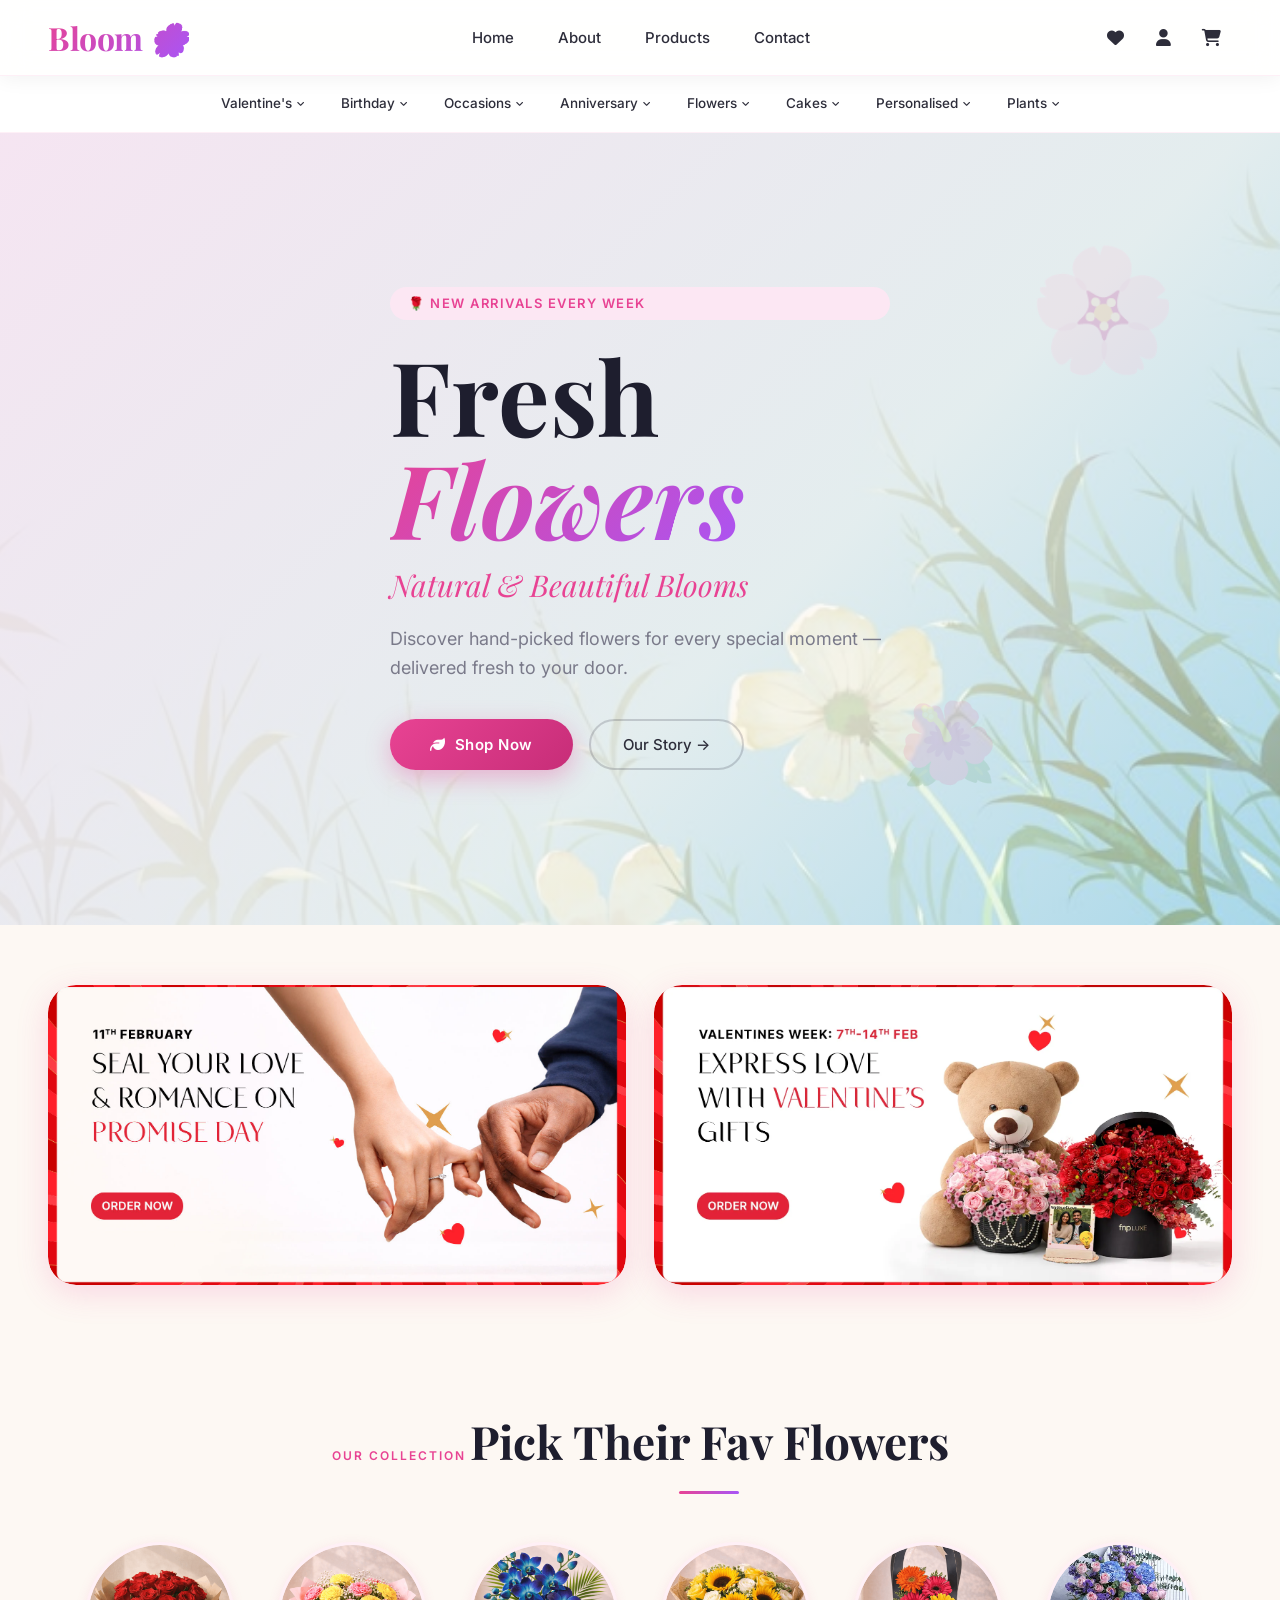
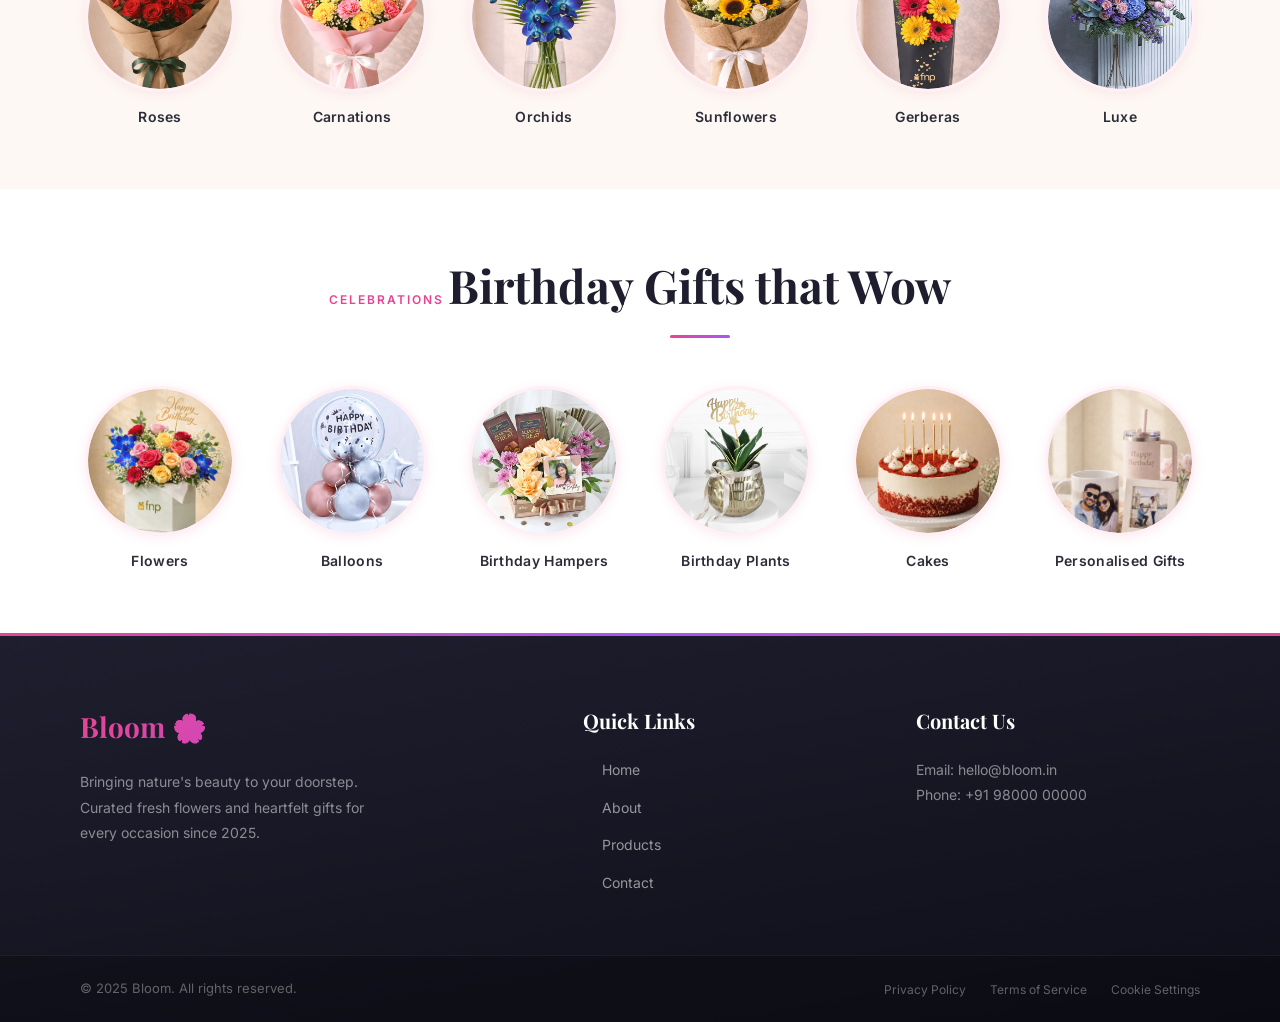
<file: html/index.html>
<!DOCTYPE html>
<html lang="en">

<head>
    <meta charset="UTF-8">
    <meta name="viewport" content="width=device-width, initial-scale=1.0">
    <meta name="description" content="Bloom — Hand-picked fresh flowers for every special moment. Shop roses, orchids, sunflowers and more with same-day delivery.">
    <link rel="preconnect" href="https://fonts.googleapis.com">
    <link rel="preconnect" href="https://fonts.gstatic.com" crossorigin>
    <link rel="stylesheet" href="https://fonts.googleapis.com/css2?family=Playfair+Display:ital,wght@0,400;0,600;0,700;1,400&family=Inter:wght@300;400;500;600&display=swap">
    <link rel="stylesheet" href="https://cdnjs.cloudflare.com/ajax/libs/font-awesome/6.5.0/css/all.min.css">
    <title>Bloom — Fresh Flowers & Gifts</title>
    <link rel="stylesheet" href="/css/style.css">
</head>

<body>
    <header>
        <!-- ---- Top Navbar ---- -->
        <div class="nav-bar">
            <div class="nav-logo">
                <div class="logo">Bloom <span>🌸</span></div>
            </div>
            <div class="nav-links">
                <ul>
                    <li><a href="index.html">Home</a></li>
                    <li><a href="about.html">About</a></li>
                    <li><a href="product.html">Products</a></li>
                    <li><a href="contact.html">Contact</a></li>
                </ul>
            </div>
            <div class="icons">
                <a href="#" id="wishlist-icon" aria-label="Wishlist"><i class="fa-solid fa-heart"></i></a>
                <a href="sign-in.html" id="user-icon" aria-label="Account"><i class="fa-solid fa-user"></i></a>
                <a href="cart.html" id="cart-icon" aria-label="Cart">
                    <i class="fa-solid fa-cart-shopping"></i>
                    <span class="cart-count" id="cart-badge">0</span>
                </a>
            </div>
        </div>

        <!-- ---- Category Dropdown Bar ---- -->
        <nav class="category-bar" aria-label="Category navigation">
            <ul class="cat-links">
                <li class="cat-dropdown">
                    <a href="#">Valentine's <i class="fa-solid fa-angle-down"></i></a>
                    <ul class="cat-menu">
                        <li><a href="#">Valentine Roses</a></li>
                        <li><a href="#">Heart Cakes</a></li>
                        <li><a href="#">Personalized Gifts</a></li>
                    </ul>
                </li>
                <li class="cat-dropdown">
                    <a href="#">Birthday <i class="fa-solid fa-angle-down"></i></a>
                    <ul class="cat-menu">
                        <li><a href="#">For Kids</a></li>
                        <li><a href="#">For Parents</a></li>
                        <li><a href="#">Birthday Cakes</a></li>
                    </ul>
                </li>
                <li class="cat-dropdown">
                    <a href="#">Occasions <i class="fa-solid fa-angle-down"></i></a>
                    <ul class="cat-menu">
                        <li><a href="#">Wedding</a></li>
                        <li><a href="#">Retirement</a></li>
                        <li><a href="#">Farewell</a></li>
                    </ul>
                </li>
                <li class="cat-dropdown">
                    <a href="#">Anniversary <i class="fa-solid fa-angle-down"></i></a>
                    <ul class="cat-menu">
                        <li><a href="#">Candles</a></li>
                        <li><a href="#">Gift Hampers</a></li>
                        <li><a href="#">Anniversary Cakes</a></li>
                    </ul>
                </li>
                <li class="cat-dropdown">
                    <a href="#">Flowers <i class="fa-solid fa-angle-down"></i></a>
                    <ul class="cat-menu">
                        <li><a href="#">For Valentine Day</a></li>
                        <li><a href="#">For Occasions</a></li>
                        <li><a href="#">For Retirement</a></li>
                    </ul>
                </li>
                <li class="cat-dropdown">
                    <a href="#">Cakes <i class="fa-solid fa-angle-down"></i></a>
                    <ul class="cat-menu">
                        <li><a href="#">Kids Birthday Design</a></li>
                        <li><a href="#">Customised Cakes</a></li>
                        <li><a href="#">Birthday Cakes</a></li>
                    </ul>
                </li>
                <li class="cat-dropdown">
                    <a href="#">Personalised <i class="fa-solid fa-angle-down"></i></a>
                    <ul class="cat-menu">
                        <li><a href="#">Home Decoration</a></li>
                        <li><a href="#">3D Birthday Cake</a></li>
                        <li><a href="#">Anime Cakes</a></li>
                    </ul>
                </li>
                <li class="cat-dropdown">
                    <a href="#">Plants <i class="fa-solid fa-angle-down"></i></a>
                    <ul class="cat-menu">
                        <li><a href="#">Bouquet Customize</a></li>
                        <li><a href="#">Home Plants</a></li>
                        <li><a href="#">Indoor Planters</a></li>
                        <li><a href="#">Rare Planters</a></li>
                    </ul>
                </li>
            </ul>
        </nav>
    </header>

    <!-- ---- Hero Section ---- -->
    <section class="hero" id="hero">
        <div class="container">
            <div class="hero-eyebrow">🌹 New arrivals every week</div>
            <h1>Fresh<br><em>Flowers</em></h1>
            <h2>Natural &amp; Beautiful Blooms</h2>
            <p>Discover hand-picked flowers for every special moment — delivered fresh to your door.</p>
            <div class="btn-hero">
                <button class="ripple-btn" id="shop-now-btn">
                    <a href="product.html"><i class="fa-solid fa-leaf"></i> &nbsp;Shop Now</a>
                </button>
                <button class="btn-ghost" id="explore-btn">
                    <a href="about.html">Our Story →</a>
                </button>
            </div>
        </div>
    </section>

    <!-- ---- Promo Banners ---- -->
    <section class="hero-banner" aria-label="Promotional banners">
        <div class="banner-grid">
            <div class="banner-card">
                <img src="/image/index/02_banner/Promise_Day_Desk.jpg" alt="Promise Day Special Collection">
            </div>
        </div>
        <div class="banner-grid">
            <div class="banner-card">
                <img src="/image/index/02_banner/valentines-day-desk-02-02-2026.webp" alt="Valentine's Day Collection">
            </div>
        </div>
    </section>

    <!-- ---- Pick a Flower ---- -->
    <section class="flower-picker" id="flower-picker">
        <div class="section-header">
            <span class="section-eyebrow">Our Collection</span>
            <h2 class="section-title-1">Pick Their Fav Flowers</h2>
        </div>
        <div class="flower-grid">
            <div class="flower-card" id="flower-roses">
                <div class="image-container">
                    <img src="/image/index/row-1/roses-30-01-2026.png" alt="Roses">
                </div>
                <p class="flower-name">Roses</p>
            </div>
            <div class="flower-card" id="flower-carnations">
                <div class="image-container">
                    <img src="/image/index/row-1/carnations-30-01-2026.png" alt="Carnations">
                </div>
                <p class="flower-name">Carnations</p>
            </div>
            <div class="flower-card" id="flower-orchids">
                <div class="image-container">
                    <img src="/image/index/row-1/orchids_latest.png" alt="Orchids">
                </div>
                <p class="flower-name">Orchids</p>
            </div>
            <div class="flower-card" id="flower-sunflowers">
                <div class="image-container">
                    <img src="/image/index/row-1/sunflowers-30-01-2026.png" alt="Sunflowers">
                </div>
                <p class="flower-name">Sunflowers</p>
            </div>
            <div class="flower-card" id="flower-gerberas">
                <div class="image-container">
                    <img src="/image/index/row-1/gerberas-30-01-2026.png" alt="Gerberas">
                </div>
                <p class="flower-name">Gerberas</p>
            </div>
            <div class="flower-card" id="flower-luxe">
                <div class="image-container">
                    <img src="/image/index/row-1/Flowers_Luxe_Desk_170125.webp" alt="Luxe Collection">
                </div>
                <p class="flower-name">Luxe</p>
            </div>
        </div>
    </section>

    <!-- ---- Birthday Gifts ---- -->
    <section class="flower-picker" id="birthday-gifts">
        <div class="section-header">
            <span class="section-eyebrow">Celebrations</span>
            <h2 class="section-title-2">Birthday Gifts that Wow</h2>
        </div>
        <div class="flower-grid">
            <div class="flower-card" id="gift-flowers">
                <div class="image-container">
                    <img src="/image/index/row-2/flowers.jpg" alt="Flowers">
                </div>
                <p class="flower-name">Flowers</p>
            </div>
            <div class="flower-card" id="gift-balloons">
                <div class="image-container">
                    <img src="/image/index/row-2/Balloons.jpg" alt="Balloons">
                </div>
                <p class="flower-name">Balloons</p>
            </div>
            <div class="flower-card" id="gift-hampers">
                <div class="image-container">
                    <img src="/image/index/row-2/Birthday-Hampers.jpg" alt="Birthday Hampers">
                </div>
                <p class="flower-name">Birthday Hampers</p>
            </div>
            <div class="flower-card" id="gift-plants">
                <div class="image-container">
                    <img src="/image/index/row-2/Birthday-Plants.jpg" alt="Birthday Plants">
                </div>
                <p class="flower-name">Birthday Plants</p>
            </div>
            <div class="flower-card" id="gift-cakes">
                <div class="image-container">
                    <img src="/image/index/row-2/cakes.jpg" alt="Cakes">
                </div>
                <p class="flower-name">Cakes</p>
            </div>
            <div class="flower-card" id="gift-personalised">
                <div class="image-container">
                    <img src="/image/index/row-2/personalized.webp" alt="Personalised Gifts">
                </div>
                <p class="flower-name">Personalised Gifts</p>
            </div>
        </div>
    </section>

    <!-- ---- Footer ---- -->
    <footer class="site-footer">
        <div class="footer-content">
            <div class="footer-section about">
                <h3>Bloom 🌸</h3>
                <p>Bringing nature's beauty to your doorstep. Curated fresh flowers and heartfelt gifts for every occasion since 2025.</p>
            </div>
            <div class="footer-section links">
                <h3>Quick Links</h3>
                <ul>
                    <li><a href="index.html">Home</a></li>
                    <li><a href="about.html">About</a></li>
                    <li><a href="product.html">Products</a></li>
                    <li><a href="contact.html">Contact</a></li>
                </ul>
            </div>
            <div class="footer-section contact">
                <h3>Contact Us</h3>
                <p>Email: hello@bloom.in</p>
                <p>Phone: +91 98000 00000</p>
            </div>
        </div>
        <div class="footer-bottom">
            <p>&copy; 2025 Bloom. All rights reserved.</p>
            <ul class="policy-links">
                <li><a href="#">Privacy Policy</a></li>
                <li><a href="#">Terms of Service</a></li>
                <li><a href="#">Cookie Settings</a></li>
            </ul>
        </div>
    </footer>

    <script src="/js/bloom-cart.js"></script>
</body>

</html>
</file>
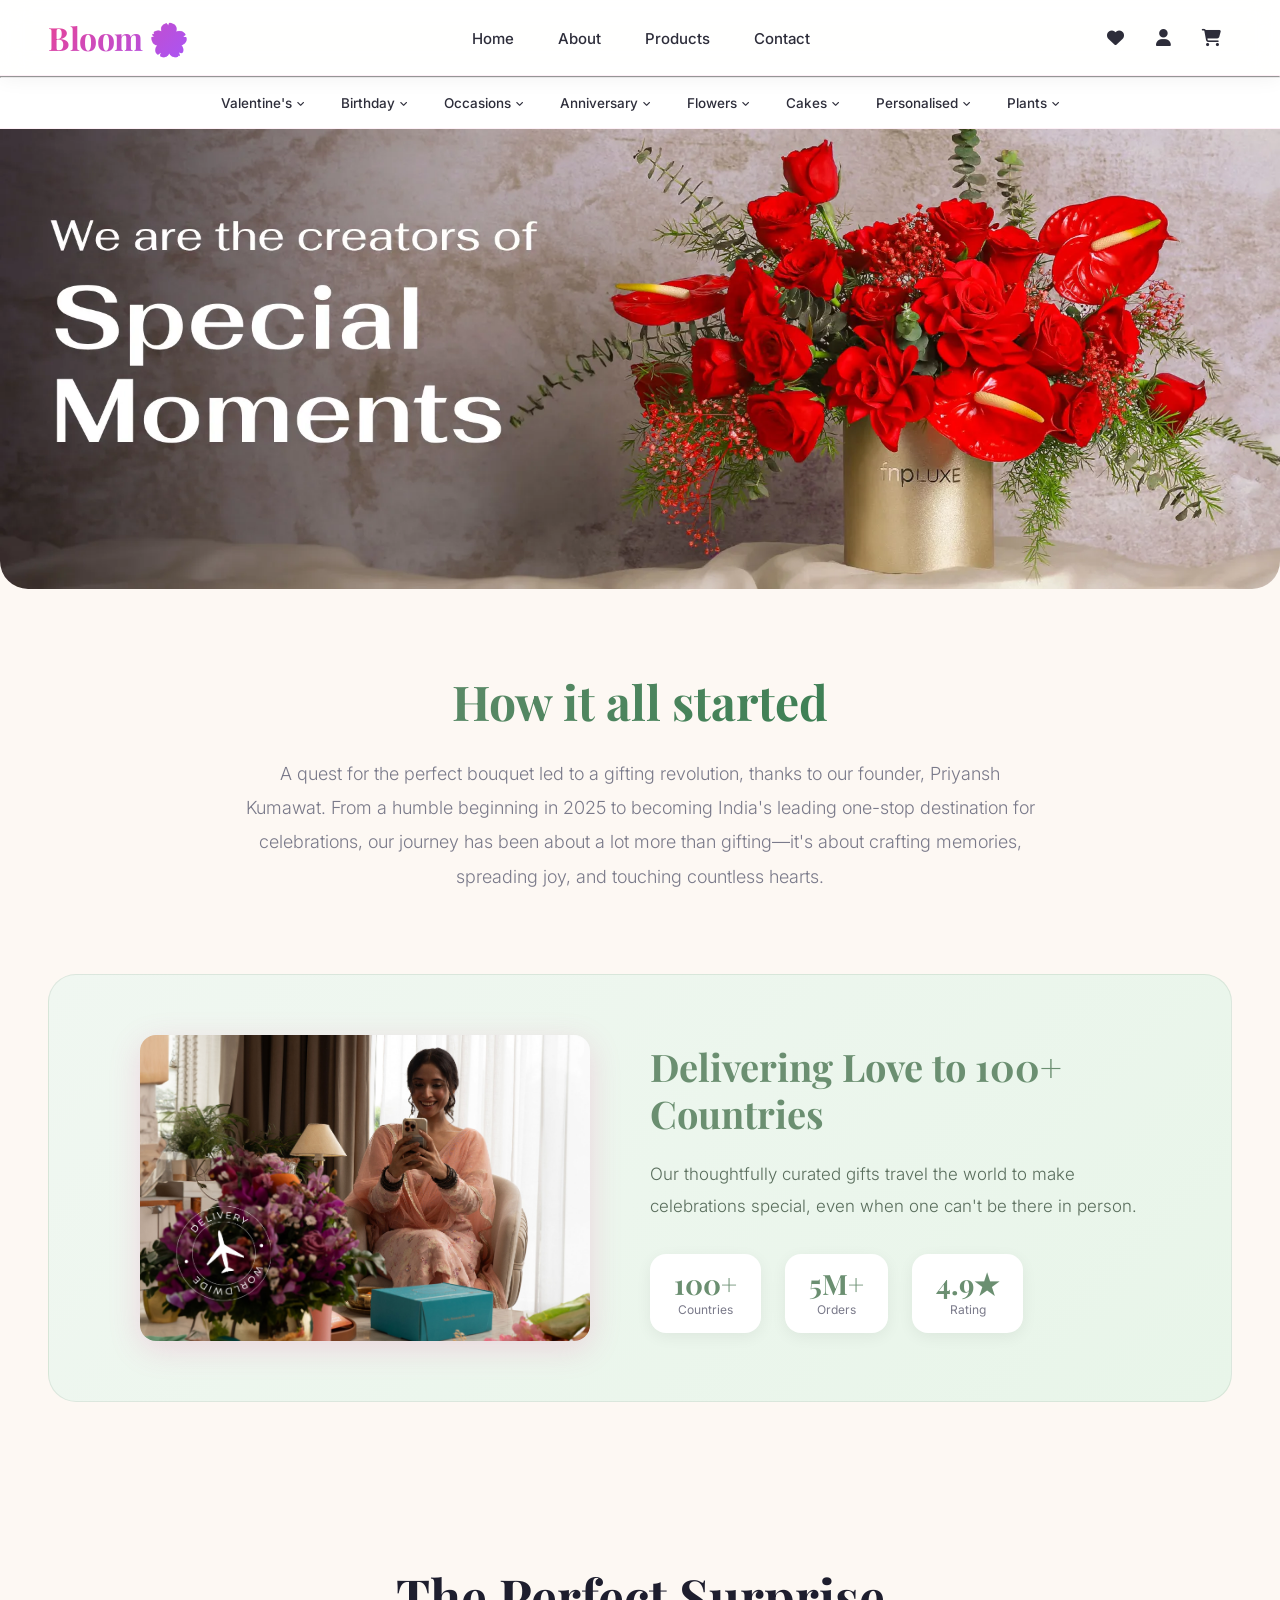
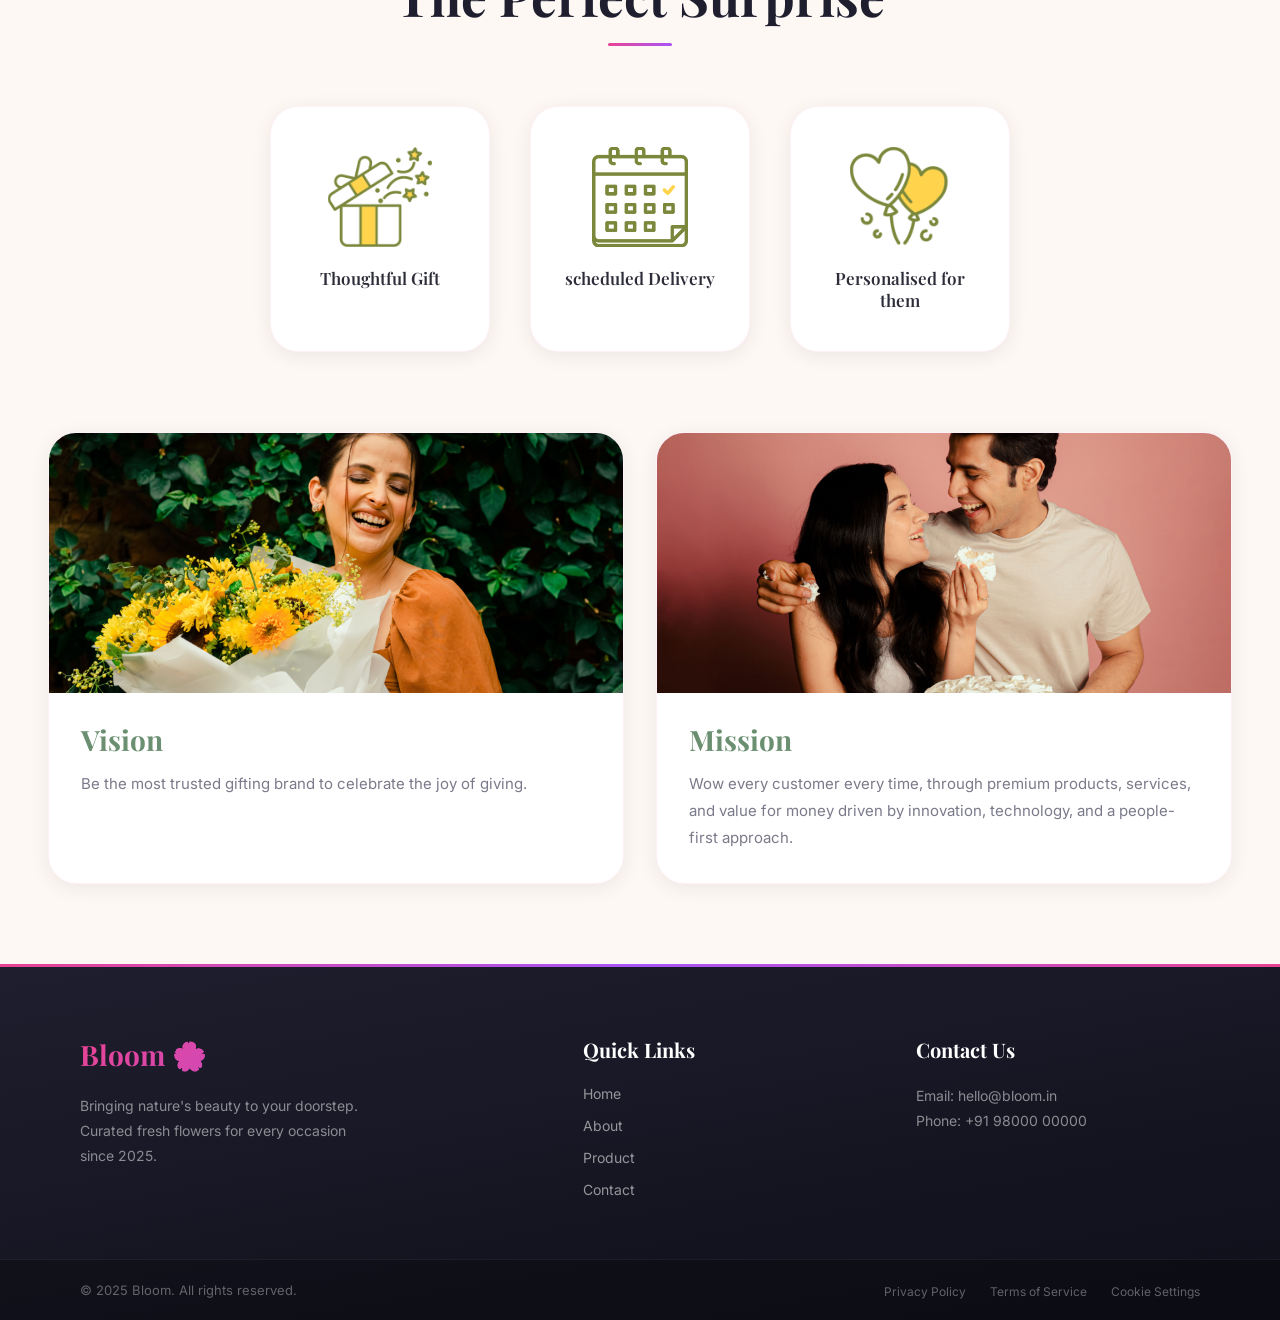
<file: html/about.html>
<!DOCTYPE html>
<html lang="en">

<head>
    <meta charset="UTF-8">
    <meta name="viewport" content="width=device-width, initial-scale=1.0">
    <meta name="description" content="About Bloom — Our story, mission, and vision. India's premium flower and gift delivery service.">
    <link rel="preconnect" href="https://fonts.googleapis.com">
    <link rel="preconnect" href="https://fonts.gstatic.com" crossorigin>
    <link rel="stylesheet" href="https://fonts.googleapis.com/css2?family=Playfair+Display:ital,wght@0,400;0,600;0,700;1,400&family=Inter:wght@300;400;500;600&display=swap">
    <link rel="stylesheet" href="https://cdnjs.cloudflare.com/ajax/libs/font-awesome/6.5.0/css/all.min.css">
    <title>About Us — Bloom</title>
    <link rel="stylesheet" href="/css/about.css">
</head>

<body>
    <header>
        <!-- ----------------menu-1------------->
        <div class="nav-bar">
            <div class="nav-logo">
                <div class="logo">Bloom 🌸</div>
            </div>
            <div class="nav-links">
                <ul>
                    <li><a href="index.html">Home</a></li>
                    <li><a href="about.html">About</a></li>
                    <li><a href="product.html">Products</a></li>
                    <li><a href="contact.html">Contact</a></li>
                </ul>
            </div>
            <div class="icons">
                <a href="#" id="wishlist-icon" aria-label="Wishlist"><i class="fa-solid fa-heart"></i></a>
                <a href="sign-in.html" id="user-icon" aria-label="Account"><i class="fa-solid fa-user"></i></a>
                <a href="cart.html" id="cart-icon" aria-label="Cart">
                    <i class="fa-solid fa-cart-shopping"></i>
                    <span class="cart-count" id="cart-badge">0</span>
                </a>
            </div>
        </div>
        <hr>
        <!-- ---------------Dropdrown-menu------>
        <nav class="category-bar">

            <ul class="cat-links">

                <li class="cat-dropdown">
                    <a href="#">Valentine's <i class="fa-solid fa-angle-down"></i></a>
                    <ul class="cat-menu">
                        <li><a href="#">Valentine Roses</a></li>
                        <li><a href="#">Heart Cakes</a></li>
                        <li><a href="#">Personalized Gifts</a></li>
                    </ul>
                </li>

                <li class="cat-dropdown">
                    <a href="#">Birthday <i class="fa-solid fa-angle-down"></i></a>
                    <ul class="cat-menu">
                        <li><a href="#">For Kids</a></li>
                        <li><a href="#">For Parents</a></li>
                        <li><a href="#">Birthday Cakes</a></li>
                    </ul>
                </li>

                <li class="cat-dropdown">
                    <a href="#">Occasions <i class="fa-solid fa-angle-down"></i></a>
                    <ul class="cat-menu">
                        <li><a href="#">Weeding</a></li>
                        <li><a href="#">For Parents</a></li>
                        <li><a href="#">Birthday Cakes</a></li>
                    </ul>
                </li>

                <li class="cat-dropdown">
                    <a href="#">Anniversary <i class="fa-solid fa-angle-down"></i></a>
                    <ul class="cat-menu">
                        <li><a href="#">For Kids</a></li>
                        <li><a href="#">For Parents</a></li>
                        <li><a href="#">Birthday Cakes</a></li>
                    </ul>
                </li>

                <li class="cat-dropdown">
                    <a href="#">Flowers<i class="fa-solid fa-angle-down"></i></a>
                    <ul class="cat-menu">
                        <li><a href="#">For Kids</a></li>
                        <li><a href="#">For Parents</a></li>
                        <li><a href="#">Birthday Cakes</a></li>
                    </ul>
                </li>

                <li class="cat-dropdown">
                    <a href="#">Cakes <i class="fa-solid fa-angle-down"></i></a>
                    <ul class="cat-menu">
                        <li><a href="#">For Kids</a></li>
                        <li><a href="#">For Parents</a></li>
                        <li><a href="#">Birthday Cakes</a></li>
                    </ul>
                </li>

                <li class="cat-dropdown">
                    <a href="#">Personalised<i class="fa-solid fa-angle-down"></i></a>
                    <ul class="cat-menu">
                        <li><a href="#">For Kids</a></li>
                        <li><a href="#">For Parents</a></li>
                        <li><a href="#">Birthday Cakes</a></li>
                    </ul>
                </li>

                <li class="cat-dropdown">
                    <a href="#">Plants <i class="fa-solid fa-angle-down"></i></a>
                    <ul class="cat-menu">
                        <li><a href="#">For Kids</a></li>
                        <li><a href="#">For Parents</a></li>
                        <li><a href="#">Birthday Cakes</a></li>
                    </ul>
                </li>
            </ul>
        </nav>
    </header>
    <!-- -------------------------main---------->
    <main id="main-about">
        <!-- ------------------hero-bannerimg----------------->
        <img class="hero-bannerImg" src="/image/about/Desktop_B.webp" alt="Main-Banner">
        <!-- ------------------Section-2------------------- -->
        <div class="sec" id="section-2">
            <h1 class="main-heading1">How it all started</h1>
            <p class="main-para1">
                A quest for the perfect bouquet led to a gifting revolution, thanks to our founder, Priyansh Kumawat.
                From a humble beginning in 2025 to becoming India's leading one-stop destination for celebrations, our
                journey has been about a lot more than gifting—it's about crafting memories, spreading joy, and touching
                countless hearts.
            </p>
        </div>
        <!-- ------------------Section-3------------------- -->
        <div class="sec" id="section-3">
            <div class="section-3-1">
                <img src="/image/about/Delivering_Love.png" alt="Delivering Love">
                <div class="section-3-2">
                    <h2 class="main-heading">Delivering Love to 100+ Countries</h2>
                    <p class="main-para2">
                        Our thoughtfully curated gifts travel the world to make celebrations special, even when one
                        can't be there in person.
                    </p>
                    <div class="stats-row">
                        <div class="stat-pill"><strong>100+</strong><span>Countries</span></div>
                        <div class="stat-pill"><strong>5M+</strong><span>Orders</span></div>
                        <div class="stat-pill"><strong>4.9★</strong><span>Rating</span></div>
                    </div>
                </div>
            </div>
        </div>
        <!-- ------------------Section-4------------------- -->
        <div class="sec" id="section-4">
            <div id="inside">
                <h2 class="main-heading2">The Perfect Surprise</h2>
                <div class="surprise">
                    <div>
                        <img src="/image/about/Thoughtful_Gift.svg" alt="Thoughtful Gift">
                        <h3 class="main-para3 main">Thoughtful Gift</h3>
                    </div>
                    <div>
                        <img src="/image/about/Delivery.svg" alt="scheduled Delivering">
                        <h3 class="main-para3 main">scheduled Delivery</h3>
                    </div>
                    <div>
                        <img src="/image/about/Personalised.svg">
                        <h3 class="main-para3 main">Personalised for them</h3>
                    </div>
                </div>
            </div>
        </div>
        <!-- ------------------Section-5------------------- -->
        <div class="sec" id="section-5">
            <div class="section-5-div">
                <img class="section-5-i" src="/image/about/Vision.png" alt="">
                <h2>Vision</h2>
                <p>
                    Be the most trusted gifting brand to celebrate the joy of giving.
                </p>
            </div>
            <div class="section-5-div">
                <img class="section-5-i" src="/image/about/Mission.png" alt="">
                <h2>Mission</h2>
                <p>Wow every customer every time, through premium products, services, and value for money
                    driven by innovation, technology, and a people-first approach.</p>
            </div>
        </div>
    </main>
    <!-- ---------------footer------------------ -->
    <footer class="site-footer">
        <div class="footer-content">
            <div class="footer-section about">
                <h3>Bloom 🌸</h3>
                <p>Bringing nature's beauty to your doorstep. Curated fresh flowers for every occasion since 2025.</p>
            </div>

            <div class="footer-section links">
                <h3>Quick Links</h3>
                <ul>
                    <li><a href="index.html">Home</a></li>
                    <li><a href="about.html">About</a></li>
                    <li><a href="product.html">Product</a></li>
                    <li><a href="contact.html">Contact</a></li>
                </ul>
            </div>

            <div class="footer-section contact">
                <h3>Contact Us</h3>
                <p>Email: hello@bloom.in</p>
                <p>Phone: +91 98000 00000</p>
            </div>
        </div>

        <div class="footer-bottom">
            <p>&copy; 2025 Bloom. All rights reserved.</p>
            <ul class="policy-links">
                <li><a href="#">Privacy Policy</a></li>
                <li><a href="#">Terms of Service</a></li>
                <li><a href="#">Cookie Settings</a></li>
            </ul>
        </div>
    </footer>

    <script src="/js/bloom-cart.js"></script>
</body>

</html>
</file>
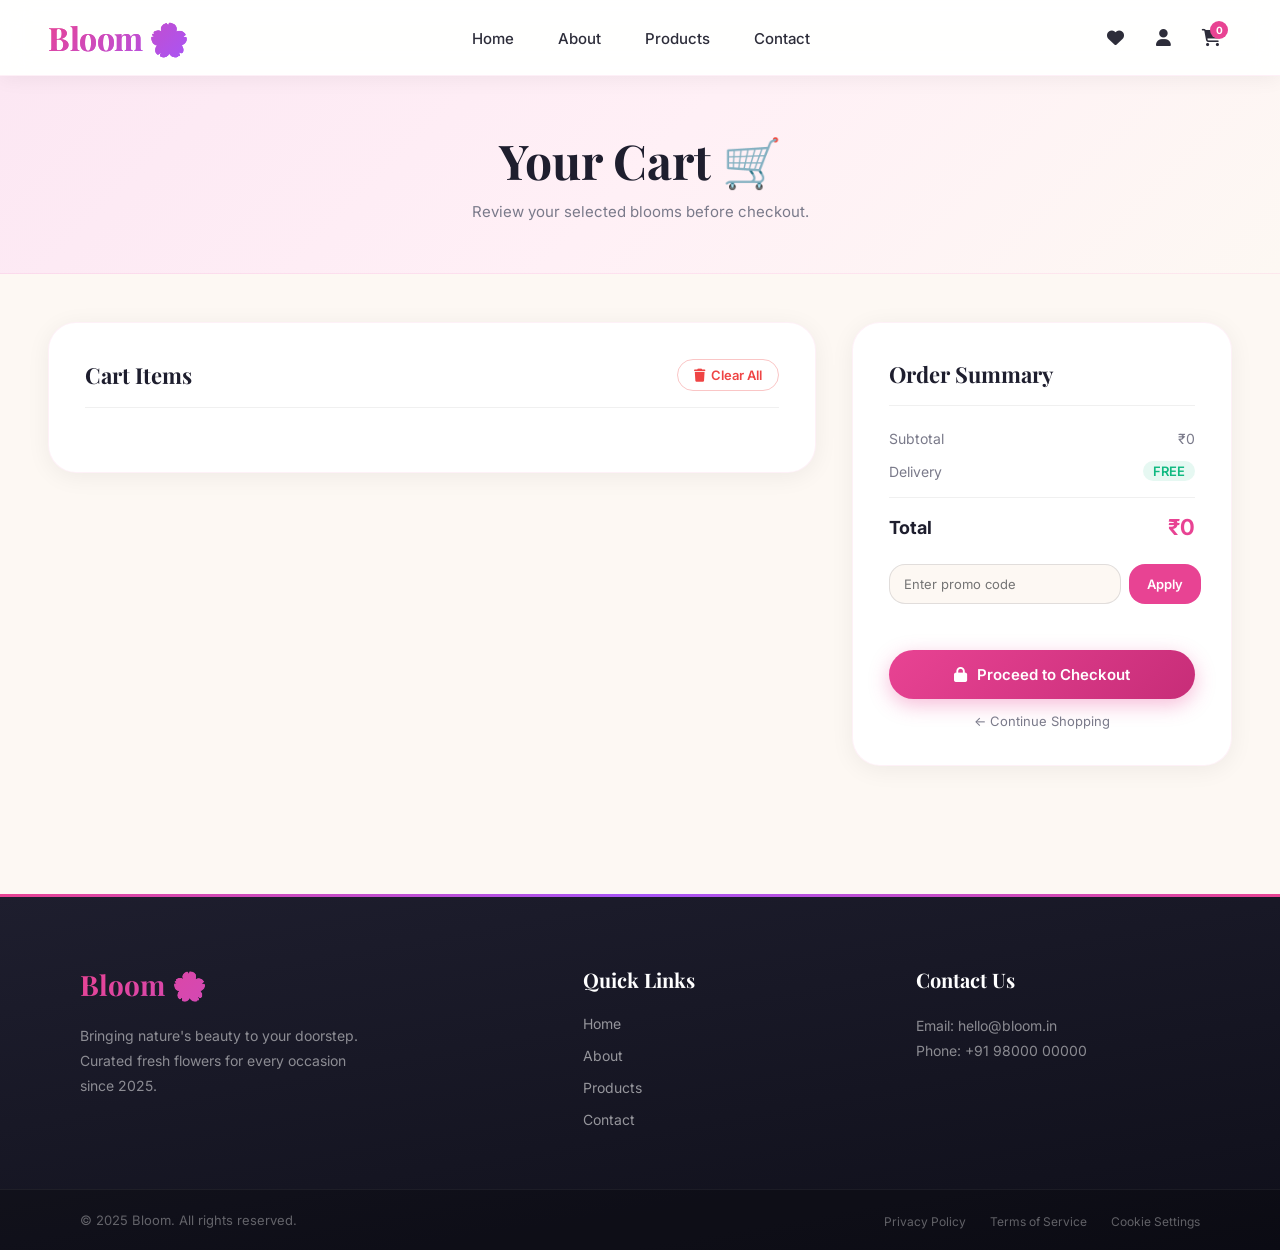
<file: html/cart.html>
<!DOCTYPE html>
<html lang="en">

<head>
    <meta charset="UTF-8">
    <meta name="viewport" content="width=device-width, initial-scale=1.0">
    <meta name="description" content="Your Bloom shopping cart — review and checkout your flower orders.">
    <link rel="preconnect" href="https://fonts.googleapis.com">
    <link rel="preconnect" href="https://fonts.gstatic.com" crossorigin>
    <link rel="stylesheet" href="https://fonts.googleapis.com/css2?family=Playfair+Display:ital,wght@0,400;0,600;0,700;1,400&family=Inter:wght@300;400;500;600&display=swap">
    <link rel="stylesheet" href="https://cdnjs.cloudflare.com/ajax/libs/font-awesome/6.5.0/css/all.min.css">
    <title>Cart — Bloom</title>
    <link rel="stylesheet" href="/css/cart.css">
</head>

<body>
    <!-- NAVBAR -->
    <header>
        <div class="nav-bar">
            <div class="nav-logo">
                <div class="logo"><a href="index.html">Bloom 🌸</a></div>
            </div>
            <div class="nav-links">
                <ul>
                    <li><a href="index.html">Home</a></li>
                    <li><a href="about.html">About</a></li>
                    <li><a href="product.html">Products</a></li>
                    <li><a href="contact.html">Contact</a></li>
                </ul>
            </div>
            <div class="icons">
                <a href="#" id="wishlist-icon" aria-label="Wishlist"><i class="fa-solid fa-heart"></i></a>
                <a href="sign-in.html" id="user-icon" aria-label="Account"><i class="fa-solid fa-user"></i></a>
                <a href="cart.html" id="cart-icon" aria-label="Cart" class="active-icon">
                    <i class="fa-solid fa-cart-shopping"></i>
                    <span class="cart-count" id="cart-badge">0</span>
                </a>
            </div>
        </div>
    </header>

    <!-- PAGE HEADER -->
    <div class="page-header">
        <h1>Your Cart 🛒</h1>
        <p>Review your selected blooms before checkout.</p>
    </div>

    <!-- CART MAIN -->
    <main class="cart-main" id="cart-main">
        <!-- Cart items will be populated by JS -->
        <div class="cart-layout" id="cart-layout">
            <!-- LEFT: Items -->
            <section class="cart-items-section">
                <div class="cart-items-header">
                    <h2>Cart Items</h2>
                    <button class="clear-cart-btn" id="clear-cart-btn">
                        <i class="fa-solid fa-trash"></i> Clear All
                    </button>
                </div>
                <div id="cart-items-list">
                    <!-- Dynamically rendered -->
                </div>
            </section>

            <!-- RIGHT: Order Summary -->
            <aside class="cart-summary">
                <h2>Order Summary</h2>
                <div class="summary-row">
                    <span>Subtotal</span>
                    <span id="summary-subtotal">₹0</span>
                </div>
                <div class="summary-row">
                    <span>Delivery</span>
                    <span class="free-tag">FREE</span>
                </div>
                <div class="summary-row discount-row" id="discount-row" style="display:none">
                    <span>Discount</span>
                    <span id="summary-discount" class="discount-val">-₹0</span>
                </div>
                <div class="summary-divider"></div>
                <div class="summary-row total-row">
                    <span>Total</span>
                    <span id="summary-total">₹0</span>
                </div>

                <div class="promo-group">
                    <input type="text" id="promo-input" placeholder="Enter promo code">
                    <button class="promo-btn" id="apply-promo-btn">Apply</button>
                </div>
                <p class="promo-msg" id="promo-msg"></p>

                <a href="product.html" class="checkout-btn" id="checkout-btn">
                    <i class="fa-solid fa-lock"></i> Proceed to Checkout
                </a>
                <a href="product.html" class="continue-shopping-link">
                    ← Continue Shopping
                </a>
            </aside>
        </div>

        <!-- EMPTY STATE -->
        <div class="empty-cart" id="empty-cart" style="display:none">
            <div class="empty-icon">🛒</div>
            <h2>Your cart is empty</h2>
            <p>Looks like you haven't added any flowers yet.</p>
            <a href="product.html" class="btn-shop-now">
                <i class="fa-solid fa-leaf"></i> Shop Now
            </a>
        </div>
    </main>

    <!-- FOOTER -->
    <footer class="site-footer">
        <div class="footer-content">
            <div class="footer-section about">
                <h3>Bloom 🌸</h3>
                <p>Bringing nature's beauty to your doorstep. Curated fresh flowers for every occasion since 2025.</p>
            </div>
            <div class="footer-section links">
                <h3>Quick Links</h3>
                <ul>
                    <li><a href="index.html">Home</a></li>
                    <li><a href="about.html">About</a></li>
                    <li><a href="product.html">Products</a></li>
                    <li><a href="contact.html">Contact</a></li>
                </ul>
            </div>
            <div class="footer-section contact">
                <h3>Contact Us</h3>
                <p>Email: hello@bloom.in</p>
                <p>Phone: +91 98000 00000</p>
            </div>
        </div>
        <div class="footer-bottom">
            <p>&copy; 2025 Bloom. All rights reserved.</p>
            <ul class="policy-links">
                <li><a href="#">Privacy Policy</a></li>
                <li><a href="#">Terms of Service</a></li>
                <li><a href="#">Cookie Settings</a></li>
            </ul>
        </div>
    </footer>

    <script src="/js/cart.js"></script>
</body>

</html>
</file>
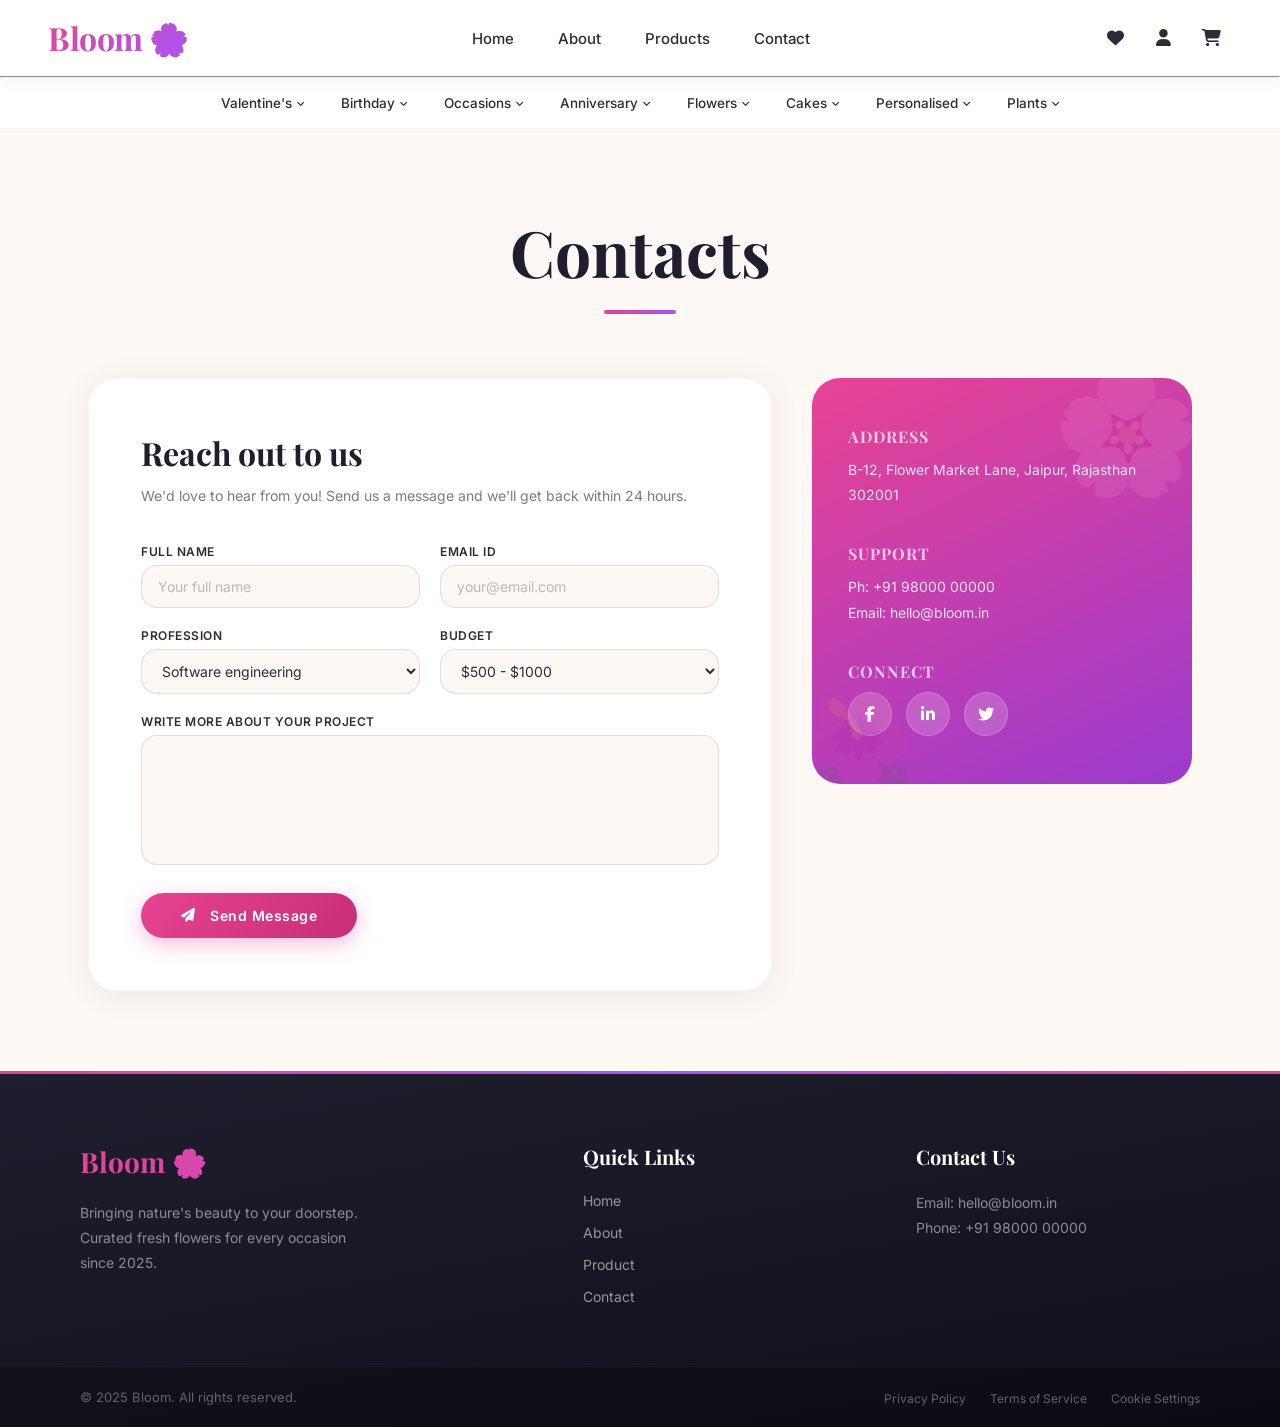
<file: html/contact.html>
<!DOCTYPE html>
<html lang="en">

<head>
    <meta charset="UTF-8">
    <meta name="viewport" content="width=device-width, initial-scale=1.0">
    <meta name="description" content="Contact Bloom — Reach out to us for flowers, orders, and support.">
    <link rel="preconnect" href="https://fonts.googleapis.com">
    <link rel="preconnect" href="https://fonts.gstatic.com" crossorigin>
    <link rel="stylesheet" href="https://fonts.googleapis.com/css2?family=Playfair+Display:ital,wght@0,400;0,600;0,700;1,400&family=Inter:wght@300;400;500;600&display=swap">
    <link rel="stylesheet" href="https://cdnjs.cloudflare.com/ajax/libs/font-awesome/6.5.0/css/all.min.css">
    <title>Contact Us — Bloom</title>
    <link rel="stylesheet" href="/css/contact.css">
</head>

<body>
    <header>
        <!-- ----------------menu-1------------>
        <div class="nav-bar">

            <div class="nav-logo">
                <div class="logo">Bloom 🌸</div>
            </div>

            <div class="nav-links">
                <ul>
                    <li><a href="index.html">Home</a></li>
                    <li><a href="about.html">About</a></li>
                    <li><a href="product.html">Products</a></li>
                    <li><a href="contact.html">Contact</a></li>
                </ul>
            </div>

            <div class="icons">
                <a href="#" id="wishlist-icon" aria-label="Wishlist"><i class="fa-solid fa-heart"></i></a>
                <a href="sign-in.html" id="user-icon" aria-label="Account"><i class="fa-solid fa-user"></i></a>
                <a href="cart.html" id="cart-icon" aria-label="Cart">
                    <i class="fa-solid fa-cart-shopping"></i>
                    <span class="cart-count" id="cart-badge">0</span>
                </a>
            </div>

        </div>
        <hr>
        <!-- ---------------Dropdrown-menu------>
        <nav class="category-bar">

            <ul class="cat-links">

                <li class="cat-dropdown">
                    <a href="#">Valentine's <i class="fa-solid fa-angle-down"></i></a>
                    <ul class="cat-menu">
                        <li><a href="#">Valentine Roses</a></li>
                        <li><a href="#">Heart Cakes</a></li>
                        <li><a href="#">Personalized Gifts</a></li>
                    </ul>
                </li>

                <li class="cat-dropdown">
                    <a href="#">Birthday <i class="fa-solid fa-angle-down"></i></a>
                    <ul class="cat-menu">
                        <li><a href="#">For Kids</a></li>
                        <li><a href="#">For Parents</a></li>
                        <li><a href="#">Birthday Cakes</a></li>
                    </ul>
                </li>

                <li class="cat-dropdown">
                    <a href="#">Occasions <i class="fa-solid fa-angle-down"></i></a>
                    <ul class="cat-menu">
                        <li><a href="#">Weeding</a></li>
                        <li><a href="#">For Parents</a></li>
                        <li><a href="#">Birthday Cakes</a></li>
                    </ul>
                </li>

                <li class="cat-dropdown">
                    <a href="#">Anniversary <i class="fa-solid fa-angle-down"></i></a>
                    <ul class="cat-menu">
                        <li><a href="#">For Kids</a></li>
                        <li><a href="#">For Parents</a></li>
                        <li><a href="#">Birthday Cakes</a></li>
                    </ul>
                </li>

                <li class="cat-dropdown">
                    <a href="#">Flowers<i class="fa-solid fa-angle-down"></i></a>
                    <ul class="cat-menu">
                        <li><a href="#">For Kids</a></li>
                        <li><a href="#">For Parents</a></li>
                        <li><a href="#">Birthday Cakes</a></li>
                    </ul>
                </li>

                <li class="cat-dropdown">
                    <a href="#">Cakes <i class="fa-solid fa-angle-down"></i></a>
                    <ul class="cat-menu">
                        <li><a href="#">For Kids</a></li>
                        <li><a href="#">For Parents</a></li>
                        <li><a href="#">Birthday Cakes</a></li>
                    </ul>
                </li>

                <li class="cat-dropdown">
                    <a href="#">Personalised<i class="fa-solid fa-angle-down"></i></a>
                    <ul class="cat-menu">
                        <li><a href="#">For Kids</a></li>
                        <li><a href="#">For Parents</a></li>
                        <li><a href="#">Birthday Cakes</a></li>
                    </ul>
                </li>

                <li class="cat-dropdown">
                    <a href="#">Plants <i class="fa-solid fa-angle-down"></i></a>
                    <ul class="cat-menu">
                        <li><a href="#">For Kids</a></li>
                        <li><a href="#">For Parents</a></li>
                        <li><a href="#">Birthday Cakes</a></li>
                    </ul>
                </li>
            </ul>
        </nav>
    </header>
    <!-- -------------------contact------------- -->
    <section class="contact-section">
        <h1 class="main-heading">Contacts</h1>

        <div class="section-container">
            <div class="contact-1">
                <div class="c1-form">
                    <h2>Reach out to us</h2>
                    <p>We'd love to hear from you! Send us a message and we'll get back within 24 hours.</p>

                    <form>
                        <div class="form-grid">
                            <div class="input-group">
                                <label>Full name</label>
                                <input type="text" id="contact-name" placeholder="Your full name" autocomplete="name">
                            </div>
                            <div class="input-group">
                                <label>Email ID</label>
                                <input type="email" id="contact-email" placeholder="your@email.com" autocomplete="email">
                            </div>
                            <div class="input-group">
                                <label>Profession</label>
                                <select>
                                    <option>Software engineering</option>
                                    <option>Design</option>
                                </select>
                            </div>
                            <div class="input-group">
                                <label>Budget</label>
                                <select>
                                    <option>$500 - $1000</option>
                                    <option>$1000+</option>
                                </select>
                            </div>
                            <div class="input-group full-width">
                                <label>Write more about your project</label>
                                <textarea></textarea>
                            </div>
                        </div>
                        <button type="button" id="contact-submit-btn" onclick="submitContactForm()"><i class="fa-solid fa-paper-plane"></i> &nbsp;Send Message</button>
                    </form>
                </div>

                <div class="c1-info">
                    <h4>Address</h4>
                    <p>B-12, Flower Market Lane, Jaipur, Rajasthan 302001</p>

                    <h4>Support</h4>
                    <p>Ph: +91 98000 00000<br>Email: hello@bloom.in</p>

                    <h4>Connect</h4>
                    <div class="social-icons">
                        <a href="#"><i class="fab fa-facebook-f"></i></a>
                        <a href="#"><i class="fab fa-linkedin-in"></i></a>
                        <a href="#"><i class="fab fa-twitter"></i></a>
                    </div>
                </div>
            </div>
        </div>
    </section>
    <!-- ---------------footer------------------ -->
    <footer class="site-footer">
        <div class="footer-content">
            <div class="footer-section about">
                <h3>Bloom 🌸</h3>
                <p>Bringing nature's beauty to your doorstep. Curated fresh flowers for every occasion since 2025.</p>
            </div>

            <div class="footer-section links">
                <h3>Quick Links</h3>
                <ul>
                    <li><a href="index.html">Home</a></li>
                    <li><a href="about.html">About</a></li>
                    <li><a href="product.html">Product</a></li>
                    <li><a href="contact.html">Contact</a></li>
                </ul>
            </div>

            <div class="footer-section contact">
                <h3>Contact Us</h3>
                <p>Email: hello@bloom.in</p>
                <p>Phone: +91 98000 00000</p>
            </div>
        </div>

        <div class="footer-bottom">
            <p>&copy; 2025 Bloom. All rights reserved.</p>
            <ul class="policy-links">
                <li><a href="#">Privacy Policy</a></li>
                <li><a href="#">Terms of Service</a></li>
                <li><a href="#">Cookie Settings</a></li>
            </ul>
        </div>
    </footer>

    <script src="/js/bloom-cart.js"></script>
    <script>
        function submitContactForm() {
            const name  = document.getElementById('contact-name').value.trim();
            const email = document.getElementById('contact-email').value.trim();
            if (!name || !email) {
                alert('Please fill in your name and email.');
                return;
            }
            const btn = document.getElementById('contact-submit-btn');
            btn.innerHTML = '<i class="fa-solid fa-check"></i> &nbsp;Message Sent!';
            btn.style.background = 'linear-gradient(135deg,#10b981,#059669)';
            btn.disabled = true;
            setTimeout(() => {
                btn.innerHTML = '<i class="fa-solid fa-paper-plane"></i> &nbsp;Send Message';
                btn.style.background = '';
                btn.disabled = false;
            }, 3000);
        }
    </script>
</body>

</html>
</file>
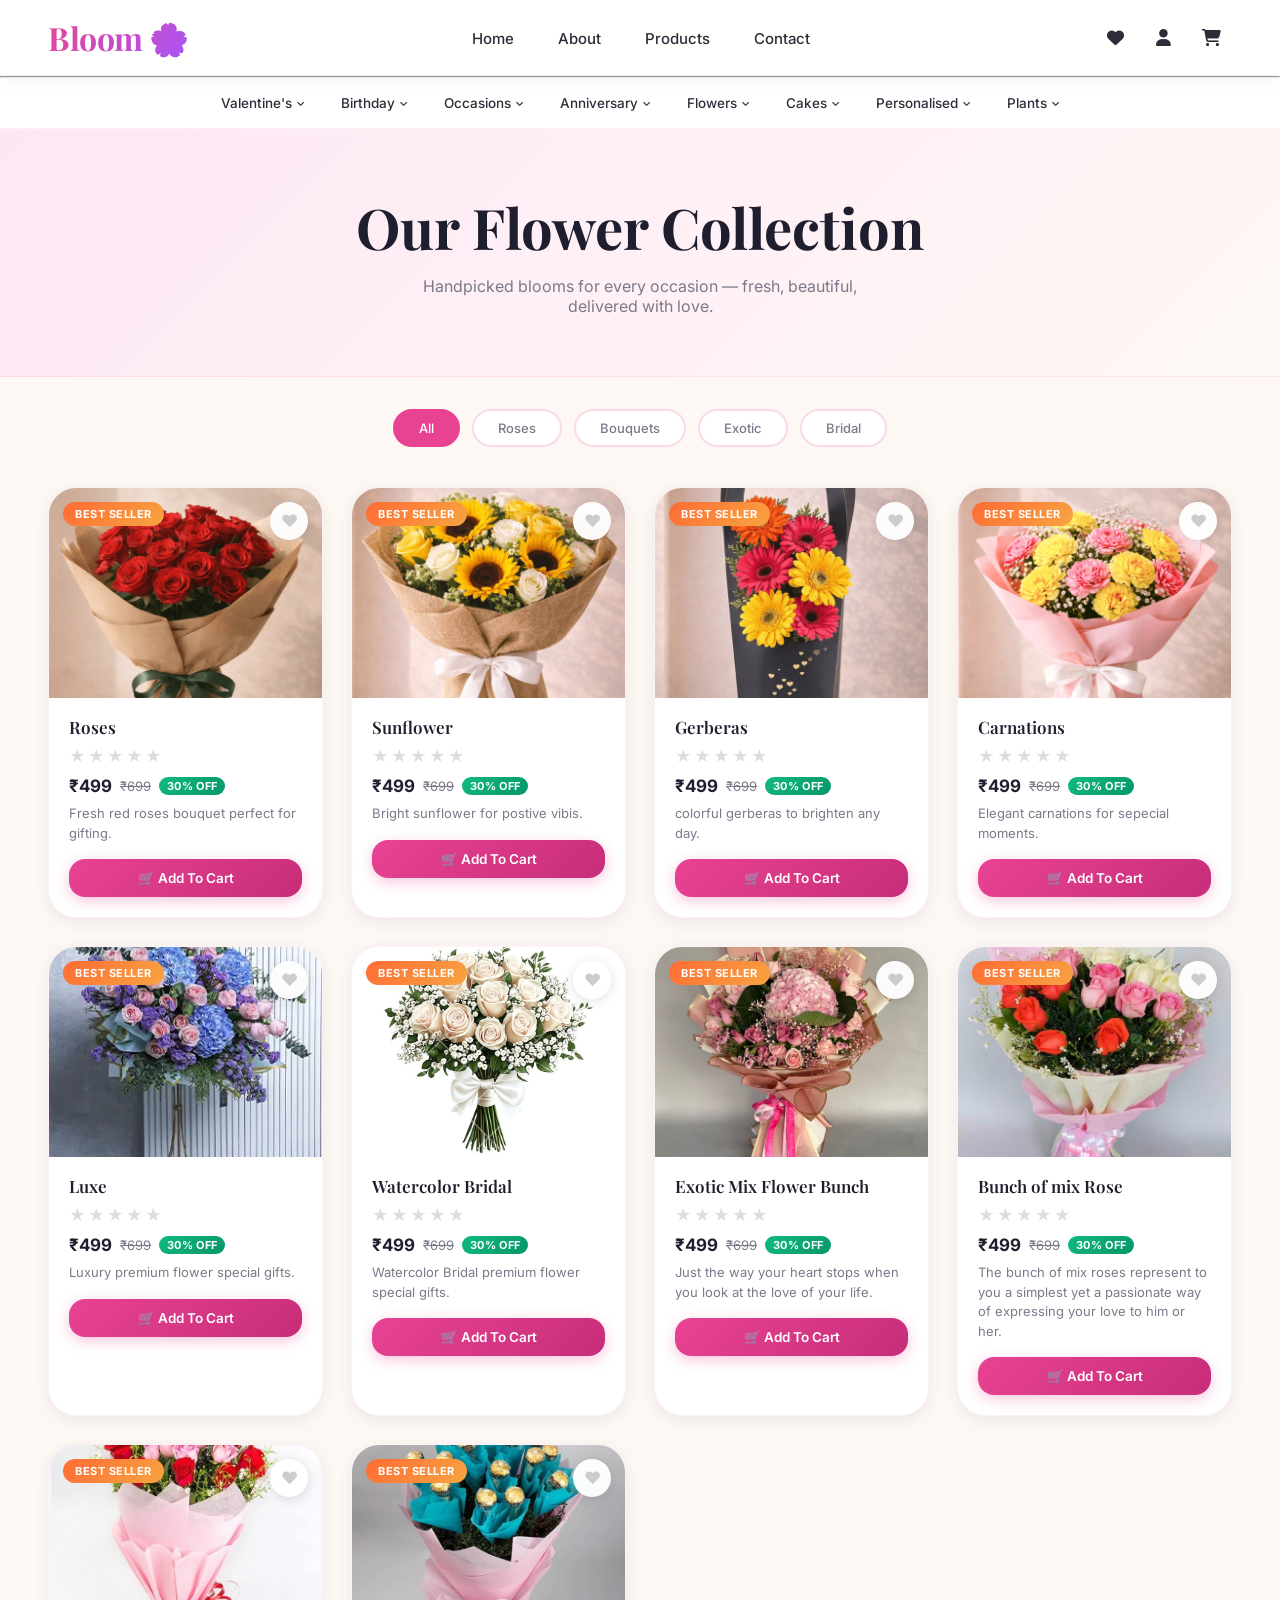
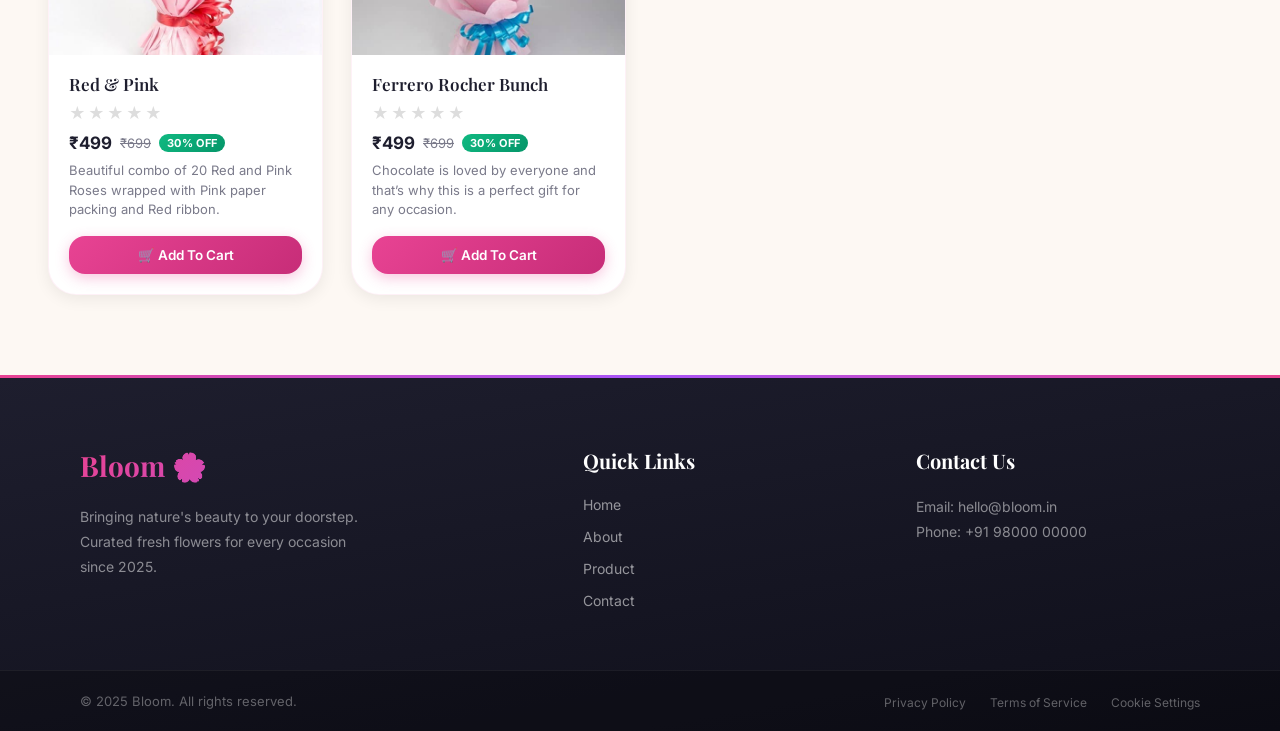
<file: html/product.html>
<!DOCTYPE html>
<html lang="en">

<head>
    <meta charset="UTF-8">
    <meta name="viewport" content="width=device-width, initial-scale=1.0">
    <meta name="description" content="Bloom — Shop fresh flowers, bouquets, cakes, plants and personalised gifts for every occasion.">
    <link rel="preconnect" href="https://fonts.googleapis.com">
    <link rel="preconnect" href="https://fonts.gstatic.com" crossorigin>
    <link rel="stylesheet" href="https://fonts.googleapis.com/css2?family=Playfair+Display:ital,wght@0,400;0,600;0,700;1,400&family=Inter:wght@300;400;500;600&display=swap">
    <link rel="stylesheet" href="https://cdnjs.cloudflare.com/ajax/libs/font-awesome/6.5.0/css/all.min.css">
    <title>Products — Bloom</title>
    <link rel="stylesheet" href="/css/product.css">
</head>

<body>

    <header>
        <!-- ----------------menu-1------------>
        <div class="nav-bar">
            <div class="nav-logo">
                <div class="logo">Bloom 🌸</div>
            </div>
            <div class="nav-links">
                <ul>
                    <li><a href="index.html">Home</a></li>
                    <li><a href="about.html">About</a></li>
                    <li><a href="product.html">Products</a></li>
                    <li><a href="contact.html">Contact</a></li>
                </ul>
            </div>
            <div class="icons">
                <a href="#" id="wishlist-icon" aria-label="Wishlist"><i class="fa-solid fa-heart"></i></a>
                <a href="sign-in.html" id="user-icon" aria-label="Account"><i class="fa-solid fa-user"></i></a>
                <a href="cart.html" id="cart-icon" aria-label="Cart">
                    <i class="fa-solid fa-cart-shopping"></i>
                    <span class="cart-count" id="cart-badge">0</span>
                </a>
            </div>
        </div>
        <hr>
        <!-- -----------Dorpdown-menu--------- -->
        <nav class="category-bar">

            <ul class="cat-links">

                <li class="cat-dropdown">
                    <a href="#">Valentine's <i class="fa-solid fa-angle-down"></i></a>
                    <ul class="cat-menu">
                        <li><a href="#">Valentine Roses</a></li>
                        <li><a href="#">Heart Cakes</a></li>
                        <li><a href="#">Personalized Gifts</a></li>
                    </ul>
                </li>

                <li class="cat-dropdown">
                    <a href="#">Birthday <i class="fa-solid fa-angle-down"></i></a>
                    <ul class="cat-menu">
                        <li><a href="#">For Kids</a></li>
                        <li><a href="#">For Parents</a></li>
                        <li><a href="#">Birthday Cakes</a></li>
                    </ul>
                </li>

                <li class="cat-dropdown">
                    <a href="#">Occasions <i class="fa-solid fa-angle-down"></i></a>
                    <ul class="cat-menu">
                        <li><a href="#">Weeding</a></li>
                        <li><a href="#">For Parents</a></li>
                        <li><a href="#">Birthday Cakes</a></li>
                    </ul>
                </li>

                <li class="cat-dropdown">
                    <a href="#">Anniversary <i class="fa-solid fa-angle-down"></i></a>
                    <ul class="cat-menu">
                        <li><a href="#">For Kids</a></li>
                        <li><a href="#">For Parents</a></li>
                        <li><a href="#">Birthday Cakes</a></li>
                    </ul>
                </li>

                <li class="cat-dropdown">
                    <a href="#">Flowers<i class="fa-solid fa-angle-down"></i></a>
                    <ul class="cat-menu">
                        <li><a href="#">For Kids</a></li>
                        <li><a href="#">For Parents</a></li>
                        <li><a href="#">Birthday Cakes</a></li>
                    </ul>
                </li>

                <li class="cat-dropdown">
                    <a href="#">Cakes <i class="fa-solid fa-angle-down"></i></a>
                    <ul class="cat-menu">
                        <li><a href="#">For Kids</a></li>
                        <li><a href="#">For Parents</a></li>
                        <li><a href="#">Birthday Cakes</a></li>
                    </ul>
                </li>

                <li class="cat-dropdown">
                    <a href="#">Personalised<i class="fa-solid fa-angle-down"></i></a>
                    <ul class="cat-menu">
                        <li><a href="#">For Kids</a></li>
                        <li><a href="#">For Parents</a></li>
                        <li><a href="#">Birthday Cakes</a></li>
                    </ul>
                </li>

                <li class="cat-dropdown">
                    <a href="#">Plants <i class="fa-solid fa-angle-down"></i></a>
                    <ul class="cat-menu">
                        <li><a href="#">For Kids</a></li>
                        <li><a href="#">For Parents</a></li>
                        <li><a href="#">Birthday Cakes</a></li>
                    </ul>
                </li>
            </ul>
        </nav>
    </header>
    <!-- Page Header -->
    <div class="page-header">
        <h1>Our Flower Collection</h1>
        <p>Handpicked blooms for every occasion — fresh, beautiful, delivered with love.</p>
    </div>

    <!-- Filter Bar -->
    <div class="filter-bar">
        <button class="filter-btn active" id="filter-all">All</button>
        <button class="filter-btn" id="filter-roses">Roses</button>
        <button class="filter-btn" id="filter-bouquets">Bouquets</button>
        <button class="filter-btn" id="filter-exotic">Exotic</button>
        <button class="filter-btn" id="filter-bridal">Bridal</button>
    </div>

    <main>
        <div class="card-container">

            <div class="card">

                <span class="badge bestseller">Best Seller</span>

                <input type="checkbox" id="wish1" class="wishlist-check">
                <label for="wish1" class="wishlist">❤</label>

                <img src="/image/producte/roses.png" alt="Roses">

                <div class="card-content">
                    <h3>Roses</h3>

                    <div class="rating">
                        <input type="radio" name="rate1" id="r1-5"><label for="r1-5">★</label>
                        <input type="radio" name="rate1" id="r1-4"><label for="r1-4">★</label>
                        <input type="radio" name="rate1" id="r1-3"><label for="r1-3">★</label>
                        <input type="radio" name="rate1" id="r1-2"><label for="r1-2">★</label>
                        <input type="radio" name="rate1" id="r1-1"><label for="r1-1">★</label>
                    </div>

                    <p class="price">
                        ₹499 <span class="old-price">₹699</span>
                        <span class="discount">30% OFF</span>
                    </p>

                    <p class="desc">Fresh red roses bouquet perfect for gifting.</p>

                    <a href="s" class="btn">🛒 Add To Cart</a>
                </div>

            </div>
            <div class="card">

                <span class="badge bestseller">Best Seller</span>

                <input type="checkbox" id="wish1" class="wishlist-check">
                <label for="wish1" class="wishlist">❤</label>

                <img src="/image/producte/sunflowers.png" alt="Roses">

                <div class="card-content">
                    <h3>Sunflower</h3>

                    <div class="rating">
                        <input type="radio" name="rate1" id="r1-5"><label for="r1-5">★</label>
                        <input type="radio" name="rate1" id="r1-4"><label for="r1-4">★</label>
                        <input type="radio" name="rate1" id="r1-3"><label for="r1-3">★</label>
                        <input type="radio" name="rate1" id="r1-2"><label for="r1-2">★</label>
                        <input type="radio" name="rate1" id="r1-1"><label for="r1-1">★</label>
                    </div>

                    <p class="price">
                        ₹499 <span class="old-price">₹699</span>
                        <span class="discount">30% OFF</span>
                    </p>

                    <p class="desc">Bright sunflower for postive vibis.</p>

                    <a href="#" class="btn">🛒 Add To Cart</a>
                </div>

            </div>
            <div class="card">

                <span class="badge bestseller">Best Seller</span>

                <input type="checkbox" id="wish1" class="wishlist-check">
                <label for="wish1" class="wishlist">❤</label>

                <img src="/image/producte/gerberas.png" alt="Roses">

                <div class="card-content">
                    <h3>Gerberas</h3>

                    <div class="rating">
                        <input type="radio" name="rate1" id="r1-5"><label for="r1-5">★</label>
                        <input type="radio" name="rate1" id="r1-4"><label for="r1-4">★</label>
                        <input type="radio" name="rate1" id="r1-3"><label for="r1-3">★</label>
                        <input type="radio" name="rate1" id="r1-2"><label for="r1-2">★</label>
                        <input type="radio" name="rate1" id="r1-1"><label for="r1-1">★</label>
                    </div>

                    <p class="price">
                        ₹499 <span class="old-price">₹699</span>
                        <span class="discount">30% OFF</span>
                    </p>

                    <p class="desc">colorful gerberas to brighten any day.</p>

                    <a href="#" class="btn">🛒 Add To Cart</a>
                </div>

            </div>
            <div class="card">

                <span class="badge bestseller">Best Seller</span>

                <input type="checkbox" id="wish1" class="wishlist-check">
                <label for="wish1" class="wishlist">❤</label>

                <img src="/image/producte/carnations.png" alt="Roses">

                <div class="card-content">
                    <h3>Carnations</h3>

                    <div class="rating">
                        <input type="radio" name="rate1" id="r1-5"><label for="r1-5">★</label>
                        <input type="radio" name="rate1" id="r1-4"><label for="r1-4">★</label>
                        <input type="radio" name="rate1" id="r1-3"><label for="r1-3">★</label>
                        <input type="radio" name="rate1" id="r1-2"><label for="r1-2">★</label>
                        <input type="radio" name="rate1" id="r1-1"><label for="r1-1">★</label>
                    </div>

                    <p class="price">
                        ₹499 <span class="old-price">₹699</span>
                        <span class="discount">30% OFF</span>
                    </p>

                    <p class="desc">Elegant carnations for sepecial moments.</p>

                    <a href="#" class="btn">🛒 Add To Cart</a>
                </div>

            </div>
            <div class="card">

                <span class="badge bestseller">Best Seller</span>

                <input type="checkbox" id="wish1" class="wishlist-check">
                <label for="wish1" class="wishlist">❤</label>

                <img src="/image/producte/Flowers_Luxe.webp" alt="Roses">

                <div class="card-content">
                    <h3>Luxe</h3>

                    <div class="rating">
                        <input type="radio" name="rate1" id="r1-5"><label for="r1-5">★</label>
                        <input type="radio" name="rate1" id="r1-4"><label for="r1-4">★</label>
                        <input type="radio" name="rate1" id="r1-3"><label for="r1-3">★</label>
                        <input type="radio" name="rate1" id="r1-2"><label for="r1-2">★</label>
                        <input type="radio" name="rate1" id="r1-1"><label for="r1-1">★</label>
                    </div>

                    <p class="price">
                        ₹499 <span class="old-price">₹699</span>
                        <span class="discount">30% OFF</span>
                    </p>

                    <p class="desc">Luxury premium flower special gifts.</p>

                    <a href="#" class="btn">🛒 Add To Cart</a>
                </div>

            </div>
            <div class="card">

                <span class="badge bestseller">Best Seller</span>

                <input type="checkbox" id="wish1" class="wishlist-check">
                <label for="wish1" class="wishlist">❤</label>

                <img src="/image/producte/Watercolor Bridal.jpg" alt="Roses">

                <div class="card-content">
                    <h3>Watercolor Bridal </h3>

                    <div class="rating">
                        <input type="radio" name="rate1" id="r1-5"><label for="r1-5">★</label>
                        <input type="radio" name="rate1" id="r1-4"><label for="r1-4">★</label>
                        <input type="radio" name="rate1" id="r1-3"><label for="r1-3">★</label>
                        <input type="radio" name="rate1" id="r1-2"><label for="r1-2">★</label>
                        <input type="radio" name="rate1" id="r1-1"><label for="r1-1">★</label>
                    </div>

                    <p class="price">
                        ₹499 <span class="old-price">₹699</span>
                        <span class="discount">30% OFF</span>
                    </p>

                    <p class="desc">Watercolor Bridal premium flower special gifts.</p>

                    <a href="#" class="btn">🛒 Add To Cart</a>
                </div>

            </div>
            <div class="card">

                <span class="badge bestseller">Best Seller</span>

                <input type="checkbox" id="wish1" class="wishlist-check">
                <label for="wish1" class="wishlist">❤</label>

                <img src="/image/producte/Exotic Mix Flower Bunch.jpg" alt="Roses">

                <div class="card-content">
                    <h3>Exotic Mix Flower Bunch</h3>

                    <div class="rating">
                        <input type="radio" name="rate1" id="r1-5"><label for="r1-5">★</label>
                        <input type="radio" name="rate1" id="r1-4"><label for="r1-4">★</label>
                        <input type="radio" name="rate1" id="r1-3"><label for="r1-3">★</label>
                        <input type="radio" name="rate1" id="r1-2"><label for="r1-2">★</label>
                        <input type="radio" name="rate1" id="r1-1"><label for="r1-1">★</label>
                    </div>

                    <p class="price">
                        ₹499 <span class="old-price">₹699</span>
                        <span class="discount">30% OFF</span>
                    </p>

                    <p class="desc">Just the way your heart stops when you look at the love of your life.</p>

                    <a href="#" class="btn">🛒 Add To Cart</a>
                </div>

            </div>
            <div class="card">

                <span class="badge bestseller">Best Seller</span>

                <input type="checkbox" id="wish1" class="wishlist-check">
                <label for="wish1" class="wishlist">❤</label>

                <img src="/image/producte/Bunch of mix Rose.jpeg" alt="Roses">

                <div class="card-content">
                    <h3>Bunch of mix Rose</h3>

                    <div class="rating">
                        <input type="radio" name="rate1" id="r1-5"><label for="r1-5">★</label>
                        <input type="radio" name="rate1" id="r1-4"><label for="r1-4">★</label>
                        <input type="radio" name="rate1" id="r1-3"><label for="r1-3">★</label>
                        <input type="radio" name="rate1" id="r1-2"><label for="r1-2">★</label>
                        <input type="radio" name="rate1" id="r1-1"><label for="r1-1">★</label>
                    </div>

                    <p class="price">
                        ₹499 <span class="old-price">₹699</span>
                        <span class="discount">30% OFF</span>
                    </p>

                    <p class="desc">The bunch of mix roses represent to you a simplest yet a passionate way of
                        expressing your love to him or her.</p>
                    <a href="#" class="btn">🛒 Add To Cart</a>
                </div>

            </div>
            <div class="card">

                <span class="badge bestseller">Best Seller</span>

                <input type="checkbox" id="wish1" class="wishlist-check">
                <label for="wish1" class="wishlist">❤</label>

                <img src="/image/producte/Red & Pink.jpg" alt="Roses">

                <div class="card-content">
                    <h3>Red & Pink</h3>

                    <div class="rating">
                        <input type="radio" name="rate1" id="r1-5"><label for="r1-5">★</label>
                        <input type="radio" name="rate1" id="r1-4"><label for="r1-4">★</label>
                        <input type="radio" name="rate1" id="r1-3"><label for="r1-3">★</label>
                        <input type="radio" name="rate1" id="r1-2"><label for="r1-2">★</label>
                        <input type="radio" name="rate1" id="r1-1"><label for="r1-1">★</label>
                    </div>

                    <p class="price">
                        ₹499 <span class="old-price">₹699</span>
                        <span class="discount">30% OFF</span>
                    </p>

                    <p class="desc">Beautiful combo of 20 Red and Pink Roses wrapped with Pink paper packing and Red
                        ribbon.</p>

                    <a href="#" class="btn">🛒 Add To Cart</a>
                </div>

            </div>
            <div class="card">

                <span class="badge bestseller">Best Seller</span>

                <input type="checkbox" id="wish1" class="wishlist-check">
                <label for="wish1" class="wishlist">❤</label>

                <img src="/image/producte/Ferrero Rocher Bunch.jpg" alt="Roses">

                <div class="card-content">
                    <h3>Ferrero Rocher Bunch</h3>

                    <div class="rating">
                        <input type="radio" name="rate1" id="r1-5"><label for="r1-5">★</label>
                        <input type="radio" name="rate1" id="r1-4"><label for="r1-4">★</label>
                        <input type="radio" name="rate1" id="r1-3"><label for="r1-3">★</label>
                        <input type="radio" name="rate1" id="r1-2"><label for="r1-2">★</label>
                        <input type="radio" name="rate1" id="r1-1"><label for="r1-1">★</label>
                    </div>

                    <p class="price">
                        ₹499 <span class="old-price">₹699</span>
                        <span class="discount">30% OFF</span>
                    </p>

                    <p class="desc">Chocolate is loved by everyone and that’s why this is a perfect gift for any
                        occasion.</p>

                    <a href="#" class="btn">🛒 Add To Cart</a>
                </div>

            </div>
        </div>
    </main>
    <!-- ---------------footer------------------ -->
    <footer class="site-footer">
        <div class="footer-content">
            <div class="footer-section about">
                <h3>Bloom 🌸</h3>
                <p>Bringing nature's beauty to your doorstep. Curated fresh flowers for every occasion since 2025.</p>
            </div>

            <div class="footer-section links">
                <h3>Quick Links</h3>
                <ul>
                    <li><a href="index.html">Home</a></li>
                    <li><a href="about.html">About</a></li>
                    <li><a href="product.html">Product</a></li>
                    <li><a href="contact.html">Contact</a></li>
                </ul>
            </div>

            <div class="footer-section contact">
                <h3>Contact Us</h3>
                <p>Email: hello@bloom.in</p>
                <p>Phone: +91 98000 00000</p>
            </div>
        </div>

        <div class="footer-bottom">
            <p>&copy; 2025 Bloom. All rights reserved.</p>
            <ul class="policy-links">
                <li><a href="#">Privacy Policy</a></li>
                <li><a href="#">Terms of Service</a></li>
                <li><a href="#">Cookie Settings</a></li>
            </ul>
        </div>
    </footer>

    <script src="/js/bloom-cart.js"></script>
    <script src="/js/product.js"></script>
</body>

</html>
</file>
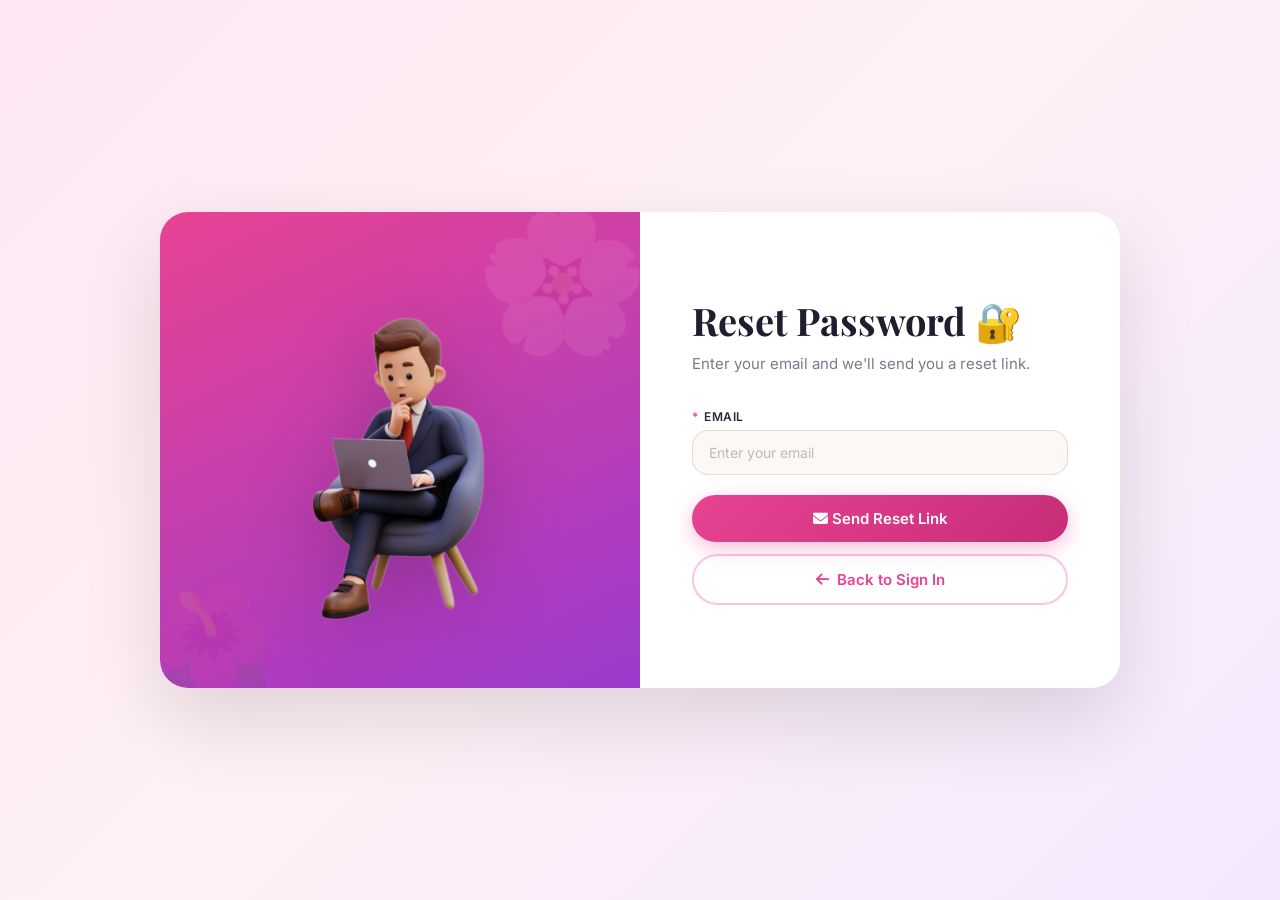
<file: html/reset.html>
<!DOCTYPE html>
<html lang="en">

<head>
    <meta charset="UTF-8">
    <meta name="viewport" content="width=device-width, initial-scale=1.0">
    <meta name="description" content="Reset your Bloom account password.">
    <link rel="preconnect" href="https://fonts.googleapis.com">
    <link rel="preconnect" href="https://fonts.gstatic.com" crossorigin>
    <link rel="stylesheet" href="https://fonts.googleapis.com/css2?family=Playfair+Display:ital,wght@0,400;0,600;0,700;1,400&family=Inter:wght@300;400;500;600&display=swap">
    <link rel="stylesheet" href="https://cdnjs.cloudflare.com/ajax/libs/font-awesome/6.5.0/css/all.min.css">
    <title>Reset Password — Bloom</title>
    <link rel="stylesheet" href="/css/reset.css">
</head>

<body>
    <section>
        <div class="signin-container">
            <!-- Illustration Side -->
            <div class="illustration-side">
                <img src="/image/contact/contact.png" alt="Bloom flowers illustration">
            </div>

            <!-- Form Side -->
            <div class="form-side">
                <h2>Reset Password 🔐</h2>
                <p class="subtitle">Enter your email and we'll send you a reset link.</p>

                <form id="reset-form">
                    <div class="input-group">
                        <label for="reset-email"><span class="required">*</span> Email</label>
                        <input type="email" id="reset-email" placeholder="Enter your email" required autocomplete="email">
                    </div>

                    <button type="button" class="btn-signin" id="btn-reset" onclick="sendReset()">
                        <i class="fa-solid fa-envelope"></i> &nbsp;Send Reset Link
                    </button>
                    <button type="button" class="btn-create">
                        <a href="sign-in.html">
                            <i class="fa-solid fa-arrow-left"></i> &nbsp;Back to Sign In
                        </a>
                    </button>
                </form>
            </div>
        </div>
    </section>

    <script>
        function sendReset() {
            const email = document.getElementById('reset-email').value.trim();
            if (!email) { alert('Please enter your email address.'); return; }
            const btn = document.getElementById('btn-reset');
            btn.innerHTML = '<i class="fa-solid fa-check"></i> &nbsp;Link Sent!';
            btn.style.background = 'linear-gradient(135deg,#10b981,#059669)';
            btn.disabled = true;
        }
    </script>
</body>

</html>
</file>
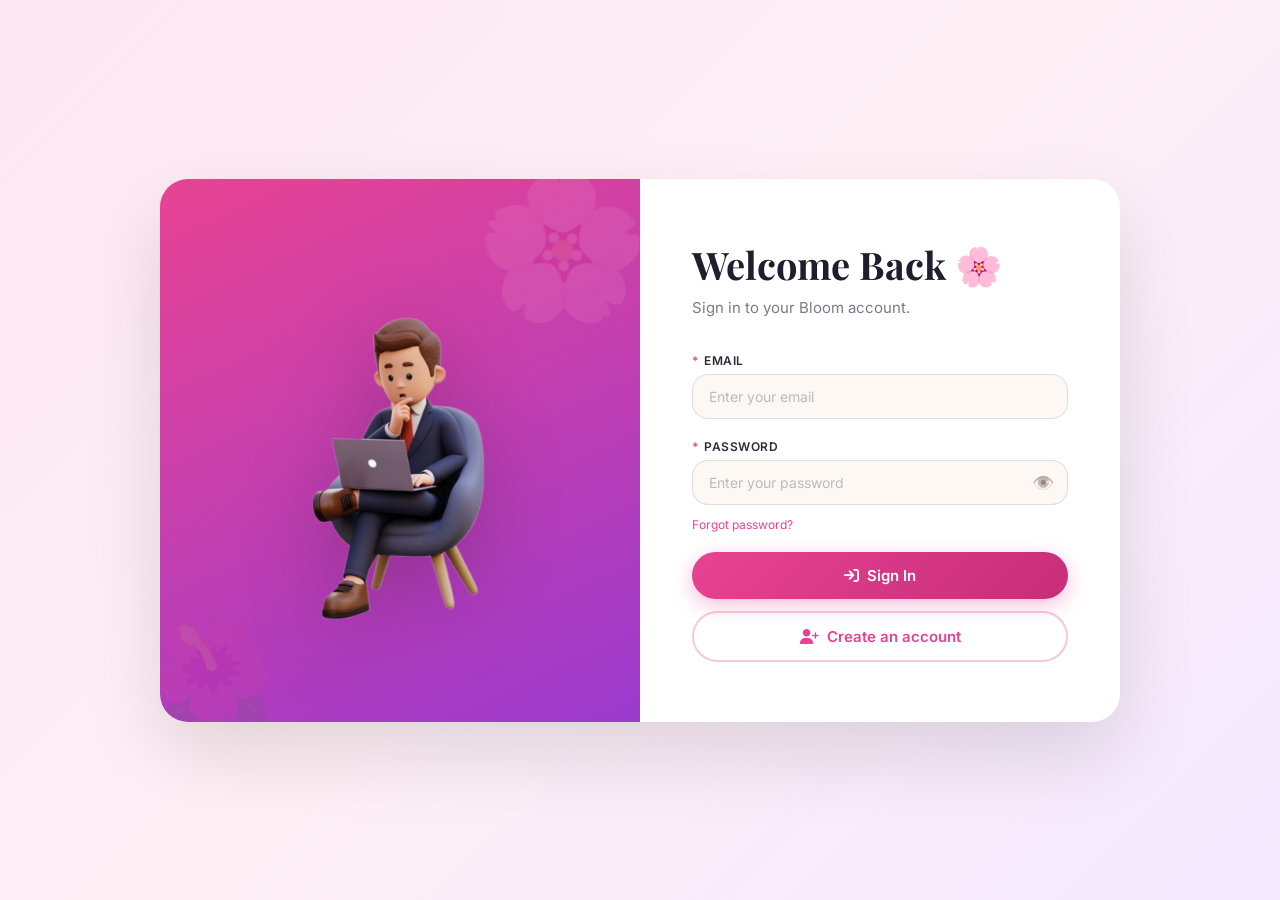
<file: html/sign-in.html>
<!DOCTYPE html>
<html lang="en">

<head>
    <meta charset="UTF-8">
    <meta name="viewport" content="width=device-width, initial-scale=1.0">
    <meta name="description" content="Sign in to your Bloom account to track orders and access your wishlist.">
    <link rel="preconnect" href="https://fonts.googleapis.com">
    <link rel="preconnect" href="https://fonts.gstatic.com" crossorigin>
    <link rel="stylesheet" href="https://fonts.googleapis.com/css2?family=Playfair+Display:ital,wght@0,400;0,600;0,700;1,400&family=Inter:wght@300;400;500;600&display=swap">
    <link rel="stylesheet" href="https://cdnjs.cloudflare.com/ajax/libs/font-awesome/6.5.0/css/all.min.css">
    <title>Sign In — Bloom</title>
    <link rel="stylesheet" href="/css/sign-in.css">
</head>

<body>
    <section>
        <div class="signin-container">
            <!-- Illustration / Brand Side -->
            <div class="illustration-side">
                <img src="/image/contact/contact.png" alt="Bloom flowers illustration">
            </div>

            <!-- Form Side -->
            <div class="form-side">
                <h2>Welcome Back 🌸</h2>
                <p class="subtitle">Sign in to your Bloom account.</p>

                <form id="signin-form">
                    <div class="input-group">
                        <label for="signin-email"><span class="required">*</span> Email</label>
                        <input type="email" id="signin-email" placeholder="Enter your email" autocomplete="email">
                    </div>

                    <div class="input-group">
                        <label for="signin-password"><span class="required">*</span> Password</label>
                        <div class="password-wrapper">
                            <input type="password" id="signin-password" placeholder="Enter your password" autocomplete="current-password">
                            <span class="toggle-password" id="toggle-pw" aria-label="Toggle password visibility">👁️</span>
                        </div>
                        <a href="reset.html" style="font-size:12px;color:#e84393;margin-top:6px;display:inline-block;">Forgot password?</a>
                    </div>

                    <button type="submit" class="btn-signin" id="btn-signin">
                        <a href="index.html"><i class="fa-solid fa-arrow-right-to-bracket"></i> &nbsp;Sign In</a>
                    </button>
                    <button type="button" class="btn-create" id="btn-create">
                        <a href="sign-up.html"><i class="fa-solid fa-user-plus"></i> &nbsp;Create an account</a>
                    </button>
                </form>
            </div>
        </div>
    </section>

    <script>
        // Toggle password visibility
        document.getElementById('toggle-pw').addEventListener('click', function () {
            const pw = document.getElementById('signin-password');
            pw.type = pw.type === 'password' ? 'text' : 'password';
        });
    </script>
</body>

</html>
</file>
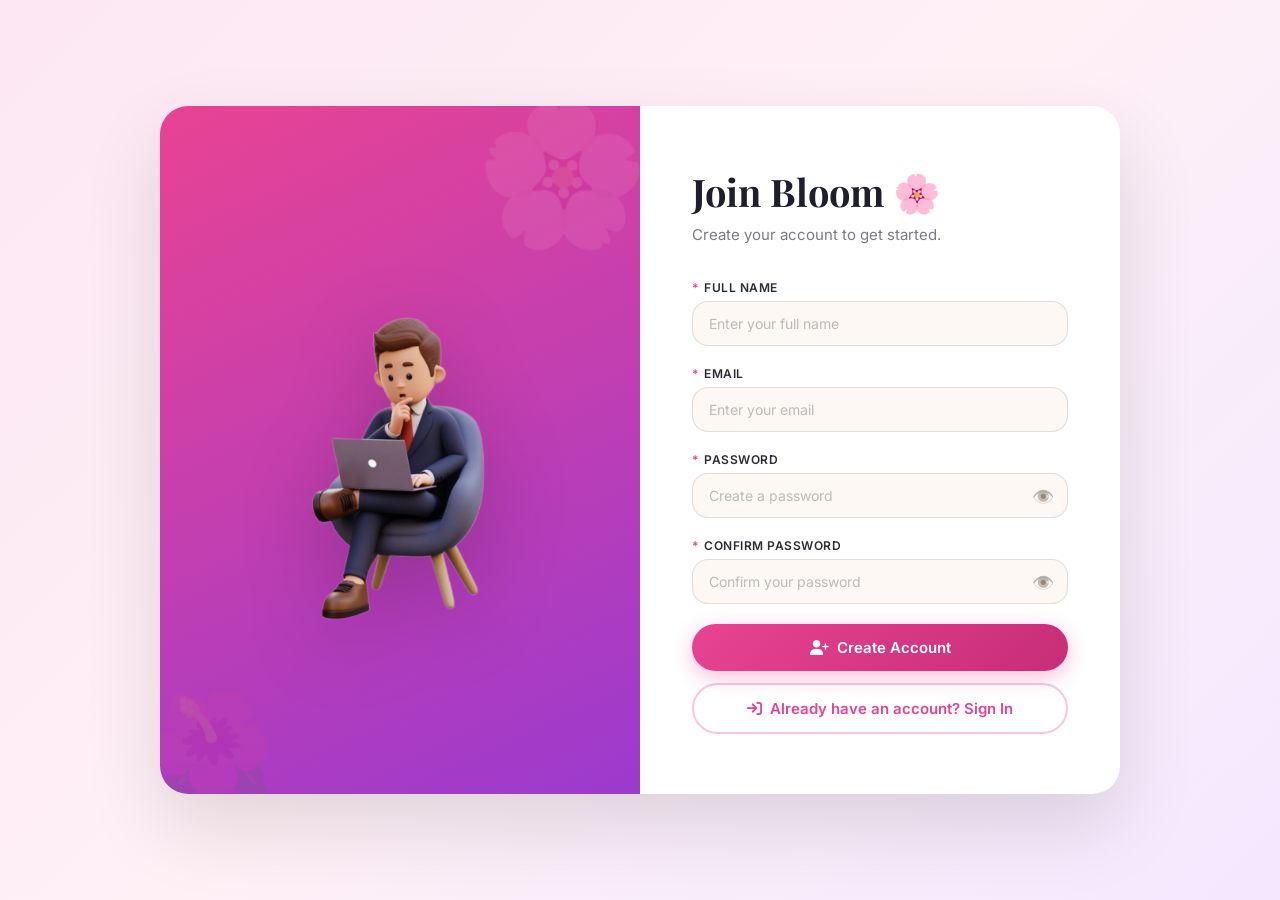
<file: html/sign-up.html>
<!DOCTYPE html>
<html lang="en">

<head>
    <meta charset="UTF-8">
    <meta name="viewport" content="width=device-width, initial-scale=1.0">
    <meta name="description" content="Create your Bloom account to start ordering fresh flowers and gifts.">
    <link rel="preconnect" href="https://fonts.googleapis.com">
    <link rel="preconnect" href="https://fonts.gstatic.com" crossorigin>
    <link rel="stylesheet" href="https://fonts.googleapis.com/css2?family=Playfair+Display:ital,wght@0,400;0,600;0,700;1,400&family=Inter:wght@300;400;500;600&display=swap">
    <link rel="stylesheet" href="https://cdnjs.cloudflare.com/ajax/libs/font-awesome/6.5.0/css/all.min.css">
    <title>Create Account — Bloom</title>
    <link rel="stylesheet" href="/css/sign-up.css">
</head>

<body>
    <section>
        <div class="signin-container">
            <!-- Illustration / Brand Side -->
            <div class="illustration-side">
                <img src="/image/contact/contact.png" alt="Bloom flowers illustration">
            </div>

            <!-- Form Side -->
            <div class="form-side">
                <h2>Join Bloom 🌸</h2>
                <p class="subtitle">Create your account to get started.</p>

                <form id="signup-form">
                    <div class="input-group">
                        <label for="signup-name"><span class="required">*</span> Full Name</label>
                        <input type="text" id="signup-name" placeholder="Enter your full name" required>
                    </div>

                    <div class="input-group">
                        <label for="signup-email"><span class="required">*</span> Email</label>
                        <input type="email" id="signup-email" placeholder="Enter your email" required>
                    </div>

                    <div class="input-group">
                        <label for="signup-password"><span class="required">*</span> Password</label>
                        <div class="password-wrapper">
                            <input type="password" id="signup-password" placeholder="Create a password" required>
                            <span class="toggle-password" id="toggle-pw-1">👁️</span>
                        </div>
                    </div>

                    <div class="input-group">
                        <label for="signup-confirm"><span class="required">*</span> Confirm Password</label>
                        <div class="password-wrapper">
                            <input type="password" id="signup-confirm" placeholder="Confirm your password" required>
                            <span class="toggle-password" id="toggle-pw-2">👁️</span>
                        </div>
                    </div>

                    <button type="submit" class="btn-signin" id="btn-signup">
                        <a href="index.html"><i class="fa-solid fa-user-plus"></i> &nbsp;Create Account</a>
                    </button>
                    <button type="button" class="btn-create" id="btn-signin-link">
                        <a href="sign-in.html"><i class="fa-solid fa-arrow-right-to-bracket"></i> &nbsp;Already have an account? Sign In</a>
                    </button>
                </form>
            </div>
        </div>
    </section>

    <script>
        document.getElementById('toggle-pw-1').addEventListener('click', function () {
            const pw = document.getElementById('signup-password');
            pw.type = pw.type === 'password' ? 'text' : 'password';
        });
        document.getElementById('toggle-pw-2').addEventListener('click', function () {
            const pw = document.getElementById('signup-confirm');
            pw.type = pw.type === 'password' ? 'text' : 'password';
        });
    </script>
</body>

</html>
</file>
<file: css/style.css>
/* =========================================================
   BLOOM — Premium Flower Website
   Main Stylesheet (index.html)
   ========================================================= */

@import url('https://fonts.googleapis.com/css2?family=Playfair+Display:ital,wght@0,400;0,600;0,700;1,400&family=Inter:wght@300;400;500;600&display=swap');

/* ----- CSS Custom Properties ----- */
:root {
  --rose:       #e84393;
  --rose-dark:  #c72d78;
  --rose-soft:  #fce7f3;
  --blush:      #fff0f6;
  --petal:      #ffd6e7;
  --sage:       #6b8f71;
  --cream:      #fdf8f3;
  --charcoal:   #1e1e2e;
  --ink:        #2d2d3a;
  --muted:      #7a7a8a;
  --white:      #ffffff;
  --shadow-sm:  0 2px 12px rgba(232,67,147,0.10);
  --shadow-md:  0 8px 32px rgba(232,67,147,0.18);
  --shadow-lg:  0 20px 60px rgba(232,67,147,0.22);
  --radius-sm:  8px;
  --radius-md:  16px;
  --radius-lg:  28px;
  --radius-xl:  50px;
  --transition: all 0.35s cubic-bezier(0.4,0,0.2,1);
}

/* ----- Reset & Base ----- */
*, *::before, *::after {
  margin: 0;
  padding: 0;
  box-sizing: border-box;
}

html {
  scroll-behavior: smooth;
}

body {
  font-family: 'Inter', sans-serif;
  background-color: var(--cream);
  color: var(--ink);
  overflow-x: hidden;
  line-height: 1.6;
}

img {
  display: block;
  max-width: 100%;
}

a {
  text-decoration: none;
  color: inherit;
  transition: var(--transition);
}

ul {
  list-style: none;
}

/* =========================================================
   NAVBAR — Top Bar
   ========================================================= */
.nav-bar {
  position: sticky;
  top: 0;
  z-index: 1000;
  display: flex;
  align-items: center;
  justify-content: space-between;
  padding: 0 48px;
  height: 76px;
  background: rgba(255,255,255,0.92);
  backdrop-filter: blur(14px);
  -webkit-backdrop-filter: blur(14px);
  border-bottom: 1px solid rgba(232,67,147,0.08);
  box-shadow: 0 2px 20px rgba(0,0,0,0.06);
}

/* Logo */
.nav-logo .logo {
  font-family: 'Playfair Display', serif;
  font-size: 32px;
  font-weight: 700;
  background: linear-gradient(135deg, var(--rose) 0%, #a855f7 100%);
  -webkit-background-clip: text;
  -webkit-text-fill-color: transparent;
  background-clip: text;
  letter-spacing: -0.5px;
  cursor: pointer;
}

.logo span {
  font-style: italic;
  font-weight: 400;
}

/* Nav Links */
.nav-links ul {
  display: flex;
  gap: 8px;
  align-items: center;
}

.nav-links ul li a {
  font-size: 15px;
  font-weight: 500;
  color: var(--ink);
  padding: 8px 18px;
  border-radius: var(--radius-xl);
  transition: var(--transition);
  position: relative;
}

.nav-links ul li a::after {
  content: '';
  position: absolute;
  bottom: 4px;
  left: 50%;
  transform: translateX(-50%);
  width: 0;
  height: 2px;
  background: linear-gradient(90deg, var(--rose), #a855f7);
  border-radius: 2px;
  transition: width 0.3s ease;
}

.nav-links ul li a:hover {
  color: var(--rose);
  background: var(--rose-soft);
}

.nav-links ul li a:hover::after {
  width: 60%;
}

/* Icons */
.icons {
  display: flex;
  align-items: center;
  gap: 6px;
  padding-right: 0;
}

.icons a {
  width: 42px;
  height: 42px;
  display: flex;
  align-items: center;
  justify-content: center;
  border-radius: 50%;
  font-size: 17px;
  color: var(--ink);
  transition: var(--transition);
  position: relative;
}

.icons a:hover {
  background: var(--rose-soft);
  color: var(--rose);
  transform: scale(1.12);
}

/* Cart count badge */
.cart-count {
  position: absolute;
  top: 4px;
  right: 4px;
  width: 18px;
  height: 18px;
  border-radius: 50%;
  background: var(--rose);
  color: white;
  font-size: 10px;
  font-weight: 700;
  display: flex;
  align-items: center;
  justify-content: center;
  line-height: 1;
}

/* =========================================================
   CATEGORY BAR — Dropdown Nav
   ========================================================= */
.category-bar {
  background: var(--white);
  border-bottom: 1px solid rgba(232,67,147,0.08);
  width: 100%;
  position: relative;
  z-index: 900;
}

.cat-links {
  display: flex;
  justify-content: center;
  align-items: center;
  gap: 4px;
  padding: 10px 0;
  max-width: 1400px;
  margin: 0 auto;
}

.cat-links li {
  position: relative;
}

.cat-links li a {
  display: flex;
  align-items: center;
  gap: 5px;
  font-size: 13.5px;
  font-weight: 500;
  color: var(--ink);
  padding: 7px 16px;
  border-radius: var(--radius-xl);
  transition: var(--transition);
  white-space: nowrap;
}

.cat-links li a i {
  font-size: 9px;
  transition: transform 0.3s ease;
}

.cat-links li a:hover {
  color: var(--rose);
  background: var(--rose-soft);
}

.cat-links li a:hover i {
  transform: rotate(180deg);
}

/* Dropdown Menu */
.cat-menu {
  display: none;
  position: absolute;
  top: calc(100% + 8px);
  left: 0;
  background: var(--white);
  min-width: 190px;
  padding: 10px 0;
  margin: 0;
  z-index: 999;
  border-radius: var(--radius-md);
  box-shadow: 0 12px 40px rgba(0,0,0,0.12);
  border-top: 3px solid var(--rose);
  animation: fadeSlideDown 0.22s ease;
}

@keyframes fadeSlideDown {
  from { opacity: 0; transform: translateY(-8px); }
  to   { opacity: 1; transform: translateY(0); }
}

.cat-menu li {
  width: 100%;
}

.cat-menu li a {
  padding: 9px 20px;
  font-size: 13px;
  font-weight: 400;
  color: var(--muted);
  border-radius: 0;
  display: block;
  transition: var(--transition);
}

.cat-menu li a:hover {
  background: var(--blush);
  color: var(--rose);
  padding-left: 26px;
}

.cat-dropdown:hover .cat-menu {
  display: block;
}

.cat-dropdown::after {
  content: '';
  position: absolute;
  width: 100%;
  height: 14px;
  bottom: -14px;
  left: 0;
}

/* =========================================================
   HERO SECTION
   ========================================================= */
.hero {
  background:
    linear-gradient(135deg, rgba(252,231,243,0.96) 0%, rgba(253,248,243,0.85) 60%, rgba(255,255,255,0.5) 100%),
    url('/image/index/01_hero/download.jpg') center/cover no-repeat;
  min-height: 88vh;
  display: flex;
  align-items: center;
  position: relative;
  overflow: hidden;
}

/* Decorative floating petals */
.hero::before {
  content: '🌸';
  position: absolute;
  top: 10%;
  right: 8%;
  font-size: 120px;
  opacity: 0.18;
  animation: floatPetal 6s ease-in-out infinite;
}

.hero::after {
  content: '🌺';
  position: absolute;
  bottom: 15%;
  right: 22%;
  font-size: 80px;
  opacity: 0.12;
  animation: floatPetal 8s ease-in-out infinite reverse;
}

@keyframes floatPetal {
  0%, 100% { transform: translateY(0) rotate(0deg); }
  50%       { transform: translateY(-24px) rotate(8deg); }
}

.container {
  max-width: 1200px;
  margin: 0 auto;
  padding: 0 48px;
  display: flex;
  flex-direction: column;
  justify-content: center;
  min-height: 88vh;
}

.hero-eyebrow {
  display: inline-flex;
  align-items: center;
  gap: 8px;
  background: var(--rose-soft);
  color: var(--rose);
  font-size: 13px;
  font-weight: 600;
  letter-spacing: 1.5px;
  text-transform: uppercase;
  padding: 6px 18px;
  border-radius: var(--radius-xl);
  margin-bottom: 24px;
  animation: fadeUp 0.6s ease both;
}

.container h1 {
  font-family: 'Playfair Display', serif;
  font-size: clamp(64px, 8vw, 108px);
  font-weight: 700;
  line-height: 1.0;
  color: var(--charcoal);
  animation: fadeUp 0.7s ease 0.1s both;
}

.container h1 em {
  font-style: italic;
  background: linear-gradient(135deg, var(--rose) 0%, #a855f7 100%);
  -webkit-background-clip: text;
  -webkit-text-fill-color: transparent;
  background-clip: text;
}

.container h2 {
  font-family: 'Playfair Display', serif;
  font-size: clamp(20px, 2.5vw, 30px);
  font-weight: 400;
  font-style: italic;
  color: var(--rose);
  margin-top: 12px;
  animation: fadeUp 0.7s ease 0.2s both;
}

.container > p {
  font-size: 18px;
  color: var(--muted);
  max-width: 500px;
  margin-top: 16px;
  animation: fadeUp 0.7s ease 0.3s both;
}

@keyframes fadeUp {
  from { opacity: 0; transform: translateY(24px); }
  to   { opacity: 1; transform: translateY(0); }
}

.btn-hero {
  display: flex;
  gap: 16px;
  margin-top: 36px;
  flex-wrap: wrap;
  animation: fadeUp 0.7s ease 0.4s both;
}

/* Primary Ripple Button */
.ripple-btn {
  position: relative;
  display: inline-flex;
  align-items: center;
  gap: 10px;
  background: linear-gradient(135deg, var(--rose) 0%, #c72d78 100%);
  color: var(--white);
  border: none;
  padding: 16px 40px;
  font-size: 15px;
  font-weight: 600;
  font-family: 'Inter', sans-serif;
  letter-spacing: 0.5px;
  border-radius: var(--radius-xl);
  cursor: pointer;
  overflow: hidden;
  transition: var(--transition);
  box-shadow: 0 8px 24px rgba(232,67,147,0.35);
}

.ripple-btn a {
  color: inherit;
  font-size: inherit;
  font-weight: inherit;
}

.ripple-btn:hover {
  transform: translateY(-3px);
  box-shadow: 0 16px 40px rgba(232,67,147,0.45);
}

.ripple-btn:active {
  transform: translateY(0);
}

.ripple-btn::after {
  content: '';
  position: absolute;
  width: 0;
  height: 0;
  background: rgba(255,255,255,0.4);
  border-radius: 50%;
  top: 50%;
  left: 50%;
  transform: translate(-50%, -50%);
  opacity: 0;
  transition: width 0.5s ease, height 0.5s ease, opacity 0.6s ease;
}

.ripple-btn:active::after {
  width: 320px;
  height: 320px;
  opacity: 0;
}

/* Ghost button */
.btn-ghost {
  display: inline-flex;
  align-items: center;
  gap: 8px;
  background: transparent;
  color: var(--ink);
  border: 2px solid rgba(30,30,46,0.18);
  padding: 14px 32px;
  font-size: 15px;
  font-weight: 500;
  font-family: 'Inter', sans-serif;
  border-radius: var(--radius-xl);
  cursor: pointer;
  transition: var(--transition);
}

.btn-ghost:hover {
  border-color: var(--rose);
  color: var(--rose);
  background: var(--rose-soft);
  transform: translateY(-2px);
}

/* =========================================================
   HERO BANNER — Two Promo Cards
   ========================================================= */
.hero-banner {
  display: grid;
  grid-template-columns: 1fr 1fr;
  gap: 28px;
  padding: 60px 48px;
  max-width: 1400px;
  margin: 0 auto;
}

.banner-grid {
  border-radius: var(--radius-lg);
  overflow: hidden;
  box-shadow: var(--shadow-md);
  transition: var(--transition);
}

.banner-grid:hover {
  transform: translateY(-6px);
  box-shadow: var(--shadow-lg);
}

.banner-card img {
  width: 100%;
  height: 300px;
  object-fit: cover;
  border-radius: var(--radius-lg);
  transition: transform 0.6s ease;
}

.banner-grid:hover .banner-card img {
  transform: scale(1.04);
}

/* =========================================================
   SECTION TITLES
   ========================================================= */
.section-header {
  text-align: center;
  margin-bottom: 48px;
}

.section-eyebrow {
  display: inline-block;
  font-size: 12px;
  font-weight: 600;
  letter-spacing: 2px;
  text-transform: uppercase;
  color: var(--rose);
  margin-bottom: 12px;
}

.section-title-1,
.section-title-2 {
  font-family: 'Playfair Display', serif;
  font-size: clamp(30px, 4vw, 46px);
  font-weight: 700;
  color: var(--charcoal);
  position: relative;
  display: inline-block;
  padding-bottom: 16px;
}

.section-title-1::after,
.section-title-2::after {
  content: '';
  position: absolute;
  bottom: 0;
  left: 50%;
  transform: translateX(-50%);
  width: 60px;
  height: 3px;
  background: linear-gradient(90deg, var(--rose), #a855f7);
  border-radius: 3px;
}

/* =========================================================
   FLOWER PICKER — Circular Cards (Row-1 & Row-2)
   ========================================================= */
.flower-picker {
  padding: 60px 48px;
  text-align: center;
  background: var(--cream);
}

.flower-picker:nth-of-type(even) {
  background: var(--white);
}

.flower-grid {
  display: flex;
  gap: 32px;
  flex-wrap: wrap;
  justify-content: center;
  margin-top: 0;
}

.flower-card {
  display: flex;
  flex-direction: column;
  align-items: center;
  gap: 14px;
  cursor: pointer;
  flex: 0 0 auto;
  width: 160px;
}

.image-container {
  width: 150px;
  height: 150px;
  border-radius: 50%;
  overflow: hidden;
  background: var(--blush);
  border: 3px solid transparent;
  box-shadow: var(--shadow-sm);
  transition: var(--transition);
  position: relative;
}

.image-container::before {
  content: '';
  position: absolute;
  inset: -3px;
  border-radius: 50%;
  background: linear-gradient(135deg, var(--rose), #a855f7, var(--rose));
  z-index: -1;
  opacity: 0;
  transition: opacity 0.35s ease;
}

.flower-card:hover .image-container {
  transform: scale(1.1) translateY(-6px);
  box-shadow: var(--shadow-md);
}

.flower-card:hover .image-container::before {
  opacity: 1;
}

.image-container img {
  width: 100%;
  height: 100%;
  object-fit: cover;
  border-radius: 50%;
  transition: transform 0.4s ease;
}

.flower-card:hover .image-container img {
  transform: scale(1.08);
}

.flower-name {
  font-size: 14px;
  font-weight: 600;
  color: var(--ink);
  letter-spacing: 0.3px;
  transition: var(--transition);
}

.flower-card:hover .flower-name {
  color: var(--rose);
}

/* =========================================================
   FOOTER
   ========================================================= */
.site-footer {
  background: linear-gradient(170deg, var(--charcoal) 0%, #0f0f1a 100%);
  color: rgba(255,255,255,0.85);
  padding: 72px 0 0;
  position: relative;
  overflow: hidden;
}

.site-footer::before {
  content: '';
  position: absolute;
  top: 0;
  left: 0;
  right: 0;
  height: 3px;
  background: linear-gradient(90deg, var(--rose), #a855f7, var(--rose));
}

.footer-content {
  display: grid;
  grid-template-columns: 1.6fr 1fr 1fr;
  gap: 48px;
  padding: 0 80px 60px;
  max-width: 1400px;
  margin: 0 auto;
}

.footer-section h3 {
  font-family: 'Playfair Display', serif;
  font-size: 20px;
  font-weight: 700;
  color: var(--white);
  margin-bottom: 20px;
}

.footer-section.about h3 {
  font-size: 28px;
  background: linear-gradient(135deg, var(--rose) 0%, #a855f7 100%);
  -webkit-background-clip: text;
  -webkit-text-fill-color: transparent;
  background-clip: text;
}

.footer-section p {
  font-size: 14px;
  line-height: 1.8;
  color: rgba(255,255,255,0.5);
  max-width: 300px;
}

.footer-section ul {
  display: flex;
  flex-direction: column;
  gap: 12px;
}

.footer-section ul li a {
  font-size: 14px;
  color: rgba(255,255,255,0.55);
  transition: var(--transition);
  display: inline-flex;
  align-items: center;
  gap: 8px;
}

.footer-section ul li a::before {
  content: '→';
  font-size: 12px;
  color: var(--rose);
  opacity: 0;
  transform: translateX(-6px);
  transition: var(--transition);
}

.footer-section ul li a:hover {
  color: var(--white);
  padding-left: 6px;
}

.footer-section ul li a:hover::before {
  opacity: 1;
  transform: translateX(0);
}

.footer-bottom {
  background: rgba(0,0,0,0.25);
  padding: 20px 80px;
  display: flex;
  align-items: center;
  justify-content: space-between;
  flex-wrap: wrap;
  gap: 12px;
  border-top: 1px solid rgba(255,255,255,0.06);
}

.footer-bottom p {
  font-size: 13px;
  color: rgba(255,255,255,0.35);
}

.policy-links {
  display: flex;
  gap: 24px;
}

.policy-links li a {
  font-size: 12px;
  color: rgba(255,255,255,0.35);
  transition: var(--transition);
}

.policy-links li a:hover {
  color: var(--rose);
}

/* =========================================================
   RESPONSIVE
   ========================================================= */
@media (max-width: 1024px) {
  .nav-bar { padding: 0 28px; }
  .hero-banner { padding: 40px 28px; }
  .flower-picker { padding: 48px 28px; }
  .footer-content { grid-template-columns: 1fr 1fr; padding: 0 40px 48px; }
  .footer-bottom { padding: 20px 40px; }
}

@media (max-width: 768px) {
  .nav-links, .category-bar { display: none; }
  .hero-banner { grid-template-columns: 1fr; }
  .container { padding: 0 24px; min-height: 70vh; }
  .flower-grid { gap: 20px; }
  .footer-content { grid-template-columns: 1fr; padding: 0 24px 40px; }
  .footer-bottom { padding: 16px 24px; flex-direction: column; text-align: center; }
}
</file>
<file: css/about.css>
/* =========================================================
   BLOOM — About Page Stylesheet
   ========================================================= */

@import url('https://fonts.googleapis.com/css2?family=Playfair+Display:ital,wght@0,400;0,600;0,700;1,400&family=Inter:wght@300;400;500;600&display=swap');

:root {
  --rose:       #e84393;
  --rose-dark:  #c72d78;
  --rose-soft:  #fce7f3;
  --blush:      #fff0f6;
  --sage:       #6b8f71;
  --sage-light: #eef4ef;
  --cream:      #fdf8f3;
  --charcoal:   #1e1e2e;
  --ink:        #2d2d3a;
  --muted:      #7a7a8a;
  --white:      #ffffff;
  --shadow-sm:  0 2px 12px rgba(232,67,147,0.10);
  --shadow-md:  0 8px 32px rgba(232,67,147,0.18);
  --radius-md:  16px;
  --radius-lg:  28px;
  --radius-xl:  50px;
  --transition: all 0.35s cubic-bezier(0.4,0,0.2,1);
}

*, *::before, *::after { margin: 0; padding: 0; box-sizing: border-box; }
html { scroll-behavior: smooth; }
body { font-family: 'Inter', sans-serif; background: var(--cream); color: var(--ink); overflow-x: hidden; }
img { display: block; max-width: 100%; }
a { text-decoration: none; color: inherit; transition: var(--transition); }
ul { list-style: none; }

/* NAVBAR */
.nav-bar {
  position: sticky; top: 0; z-index: 1000;
  display: flex; align-items: center; justify-content: space-between;
  padding: 0 48px; height: 76px;
  background: rgba(255,255,255,0.92);
  backdrop-filter: blur(14px); -webkit-backdrop-filter: blur(14px);
  border-bottom: 1px solid rgba(232,67,147,0.08);
  box-shadow: 0 2px 20px rgba(0,0,0,0.06);
}
.nav-logo .logo {
  font-family: 'Playfair Display', serif; font-size: 32px; font-weight: 700;
  background: linear-gradient(135deg, var(--rose) 0%, #a855f7 100%);
  -webkit-background-clip: text; -webkit-text-fill-color: transparent; background-clip: text;
  letter-spacing: -0.5px; cursor: pointer;
}
.nav-links ul { display: flex; gap: 8px; align-items: center; }
.nav-links ul li a {
  font-size: 15px; font-weight: 500; color: var(--ink);
  padding: 8px 18px; border-radius: var(--radius-xl);
}
.nav-links ul li a:hover { color: var(--rose); background: var(--rose-soft); }
.icons { display: flex; align-items: center; gap: 6px; }
.icons a {
  width: 42px; height: 42px; display: flex; align-items: center; justify-content: center;
  border-radius: 50%; font-size: 17px; color: var(--ink);
}
.icons a:hover { background: var(--rose-soft); color: var(--rose); transform: scale(1.12); }

/* CATEGORY BAR */
.category-bar { background: var(--white); border-bottom: 1px solid rgba(232,67,147,0.08); width: 100%; position: relative; z-index: 900; }
.cat-links { display: flex; justify-content: center; align-items: center; gap: 4px; padding: 10px 0; max-width: 1400px; margin: 0 auto; }
.cat-links li { position: relative; }
.cat-links li a { display: flex; align-items: center; gap: 5px; font-size: 13.5px; font-weight: 500; color: var(--ink); padding: 7px 16px; border-radius: var(--radius-xl); white-space: nowrap; }
.cat-links li a i { font-size: 9px; transition: transform 0.3s ease; }
.cat-links li a:hover { color: var(--rose); background: var(--rose-soft); }
.cat-links li a:hover i { transform: rotate(180deg); }
.cat-menu { display: none; position: absolute; top: calc(100% + 8px); left: 0; background: var(--white); min-width: 190px; padding: 10px 0; z-index: 999; border-radius: var(--radius-md); box-shadow: 0 12px 40px rgba(0,0,0,0.12); border-top: 3px solid var(--rose); animation: fadeSlideDown 0.22s ease; }
@keyframes fadeSlideDown { from { opacity: 0; transform: translateY(-8px); } to { opacity: 1; transform: translateY(0); } }
.cat-menu li { width: 100%; }
.cat-menu li a { padding: 9px 20px; font-size: 13px; color: var(--muted); border-radius: 0; display: block; }
.cat-menu li a:hover { background: var(--blush); color: var(--rose); padding-left: 26px; }
.cat-dropdown:hover .cat-menu { display: block; }
.cat-dropdown::after { content: ''; position: absolute; width: 100%; height: 14px; bottom: -14px; left: 0; }

/* =========================================================
   ABOUT MAIN
   ========================================================= */
#main-about {
  overflow: hidden;
}

/* Hero Banner Image */
.hero-bannerImg {
  width: 100%;
  max-height: 460px;
  object-fit: cover;
  display: block;
  border-radius: 0 0 var(--radius-lg) var(--radius-lg);
}

/* Section 2 — Origin Story */
#section-2 {
  max-width: 900px;
  margin: 80px auto 0;
  padding: 0 48px;
  text-align: center;
}

.main-heading1 {
  font-family: 'Playfair Display', serif;
  font-size: clamp(32px, 4vw, 48px);
  font-weight: 700;
  background: linear-gradient(135deg, var(--sage) 0%, #2d7a4a 100%);
  -webkit-background-clip: text;
  -webkit-text-fill-color: transparent;
  background-clip: text;
  margin-bottom: 24px;
}

.main-para1 {
  font-size: 18px;
  line-height: 1.9;
  color: var(--muted);
  font-weight: 300;
}

/* Section 3 — Delivering Love */
#section-3 {
  margin: 80px 48px;
  background: linear-gradient(135deg, #f0f7f1 0%, #e8f5e9 100%);
  border-radius: var(--radius-lg);
  padding: 60px;
  border: 1px solid rgba(107,143,113,0.15);
}

.section-3-1 {
  display: flex;
  align-items: center;
  gap: 60px;
  max-width: 1000px;
  margin: 0 auto;
}

.section-3-1 img {
  width: 45%;
  height: auto;
  border-radius: var(--radius-md);
  box-shadow: var(--shadow-md);
}

.section-3-2 {
  flex: 1;
}

.main-heading {
  font-family: 'Playfair Display', serif;
  font-size: clamp(26px, 3vw, 38px);
  font-weight: 700;
  color: var(--sage);
  margin-bottom: 20px;
  line-height: 1.25;
}

.main-para2 {
  font-size: 17px;
  line-height: 1.9;
  color: #5a6e5d;
  font-weight: 300;
}

/* Stat pills */
.stats-row {
  display: flex;
  gap: 24px;
  margin-top: 32px;
  flex-wrap: wrap;
}
.stat-pill {
  display: flex;
  flex-direction: column;
  align-items: center;
  background: var(--white);
  border-radius: var(--radius-md);
  padding: 16px 24px;
  min-width: 100px;
  box-shadow: 0 4px 16px rgba(0,0,0,0.06);
}
.stat-pill strong {
  font-family: 'Playfair Display', serif;
  font-size: 28px;
  color: var(--sage);
  line-height: 1;
}
.stat-pill span { font-size: 12px; color: var(--muted); margin-top: 4px; }

/* Section 4 — Perfect Surprise */
#section-4 {
  padding: 80px 48px;
  background: var(--cream);
  text-align: center;
}

.main-heading2 {
  font-family: 'Playfair Display', serif;
  font-size: clamp(32px, 4vw, 52px);
  font-weight: 700;
  color: var(--charcoal);
  margin-bottom: 60px;
  position: relative;
  display: inline-block;
  padding-bottom: 16px;
}
.main-heading2::after {
  content: '';
  position: absolute;
  bottom: 0;
  left: 50%;
  transform: translateX(-50%);
  width: 64px;
  height: 3px;
  background: linear-gradient(90deg, var(--rose), #a855f7);
  border-radius: 3px;
}

.surprise {
  display: flex;
  justify-content: center;
  gap: 40px;
  flex-wrap: wrap;
  max-width: 900px;
  margin: 0 auto;
}

.surprise > div {
  display: flex;
  flex-direction: column;
  align-items: center;
  gap: 20px;
  width: 220px;
  background: var(--white);
  border-radius: var(--radius-lg);
  padding: 40px 24px;
  box-shadow: 0 4px 20px rgba(0,0,0,0.07);
  border: 1px solid rgba(232,67,147,0.07);
  transition: var(--transition);
}
.surprise > div:hover {
  transform: translateY(-8px);
  box-shadow: var(--shadow-md);
  border-color: rgba(232,67,147,0.18);
}

.surprise img {
  height: 100px;
  width: auto;
}

.main-para3 {
  font-family: 'Playfair Display', serif;
  font-size: 17px;
  font-weight: 600;
  color: var(--ink);
  text-align: center;
}

/* Section 5 — Vision & Mission */
#section-5 {
  display: grid;
  grid-template-columns: 1fr 1fr;
  gap: 32px;
  padding: 0 48px 80px;
  max-width: 1400px;
  margin: 0 auto;
}

.section-5-div {
  background: var(--white);
  border-radius: var(--radius-lg);
  overflow: hidden;
  box-shadow: 0 4px 20px rgba(0,0,0,0.07);
  border: 1px solid rgba(232,67,147,0.07);
  transition: var(--transition);
}

.section-5-div:hover {
  transform: translateY(-6px);
  box-shadow: var(--shadow-md);
}

.section-5-i {
  width: 100%;
  height: 260px;
  object-fit: cover;
}

.section-5-div h2 {
  font-family: 'Playfair Display', serif;
  font-size: 28px;
  font-weight: 700;
  color: var(--sage);
  padding: 28px 32px 12px;
}

.section-5-div p {
  font-size: 15px;
  line-height: 1.8;
  color: var(--muted);
  padding: 0 32px 32px;
}

/* FOOTER */
.site-footer {
  background: linear-gradient(170deg, var(--charcoal) 0%, #0f0f1a 100%);
  color: rgba(255,255,255,0.85); padding: 72px 0 0; position: relative; overflow: hidden;
}
.site-footer::before {
  content: ''; position: absolute; top: 0; left: 0; right: 0; height: 3px;
  background: linear-gradient(90deg, var(--rose), #a855f7, var(--rose));
}
.footer-content {
  display: grid; grid-template-columns: 1.6fr 1fr 1fr; gap: 48px;
  padding: 0 80px 60px; max-width: 1400px; margin: 0 auto;
}
.footer-section h3 {
  font-family: 'Playfair Display', serif; font-size: 20px; font-weight: 700;
  color: var(--white); margin-bottom: 20px;
}
.footer-section.about h3 {
  font-size: 28px;
  background: linear-gradient(135deg, var(--rose) 0%, #a855f7 100%);
  -webkit-background-clip: text; -webkit-text-fill-color: transparent; background-clip: text;
}
.footer-section p { font-size: 14px; line-height: 1.8; color: rgba(255,255,255,0.5); max-width: 300px; }
.footer-section ul { display: flex; flex-direction: column; gap: 12px; }
.footer-section ul li a { font-size: 14px; color: rgba(255,255,255,0.55); }
.footer-section ul li a:hover { color: var(--white); padding-left: 6px; }
.footer-bottom {
  background: rgba(0,0,0,0.25); padding: 20px 80px;
  display: flex; align-items: center; justify-content: space-between; flex-wrap: wrap; gap: 12px;
  border-top: 1px solid rgba(255,255,255,0.06);
}
.footer-bottom p { font-size: 13px; color: rgba(255,255,255,0.35); }
.policy-links { display: flex; gap: 24px; }
.policy-links li a { font-size: 12px; color: rgba(255,255,255,0.35); }
.policy-links li a:hover { color: var(--rose); }

@media (max-width: 1024px) {
  #section-3 { margin: 60px 24px; padding: 40px; }
  #section-4 { padding: 60px 24px; }
  #section-5 { padding: 0 24px 60px; }
  .footer-content { grid-template-columns: 1fr 1fr; padding: 0 40px 48px; }
  .footer-bottom { padding: 20px 40px; }
}
@media (max-width: 768px) {
  .nav-links, .category-bar { display: none; }
  .nav-bar { padding: 0 24px; }
  #section-2 { padding: 0 24px; margin-top: 48px; }
  #section-3 { margin: 40px 16px; padding: 28px; }
  .section-3-1 { flex-direction: column; gap: 24px; }
  .section-3-1 img { width: 100%; }
  .section-3-2 { width: 100%; }
  #section-5 { grid-template-columns: 1fr; padding: 0 16px 48px; }
  .surprise { gap: 20px; }
  .footer-content { grid-template-columns: 1fr; padding: 0 24px 40px; }
  .footer-bottom { padding: 16px 24px; flex-direction: column; }
}
</file>
<file: css/cart.css>
/* =========================================================
   BLOOM — Cart Page Stylesheet
   ========================================================= */

@import url('https://fonts.googleapis.com/css2?family=Playfair+Display:ital,wght@0,400;0,600;0,700;1,400&family=Inter:wght@300;400;500;600&display=swap');

:root {
  --rose:       #e84393;
  --rose-dark:  #c72d78;
  --rose-soft:  #fce7f3;
  --blush:      #fff0f6;
  --cream:      #fdf8f3;
  --charcoal:   #1e1e2e;
  --ink:        #2d2d3a;
  --muted:      #7a7a8a;
  --white:      #ffffff;
  --success:    #10b981;
  --shadow-md:  0 8px 32px rgba(232,67,147,0.18);
  --radius-md:  16px;
  --radius-lg:  28px;
  --radius-xl:  50px;
  --transition: all 0.35s cubic-bezier(0.4,0,0.2,1);
}

*, *::before, *::after { margin: 0; padding: 0; box-sizing: border-box; }
html { scroll-behavior: smooth; }
body { font-family: 'Inter', sans-serif; background: var(--cream); color: var(--ink); overflow-x: hidden; }
img { display: block; max-width: 100%; }
a { text-decoration: none; color: inherit; transition: var(--transition); }
ul { list-style: none; }

/* NAVBAR */
.nav-bar {
  position: sticky; top: 0; z-index: 1000;
  display: flex; align-items: center; justify-content: space-between;
  padding: 0 48px; height: 76px;
  background: rgba(255,255,255,0.92);
  backdrop-filter: blur(14px); -webkit-backdrop-filter: blur(14px);
  border-bottom: 1px solid rgba(232,67,147,0.08);
  box-shadow: 0 2px 20px rgba(0,0,0,0.06);
}
.nav-logo .logo, .nav-logo .logo a {
  font-family: 'Playfair Display', serif; font-size: 32px; font-weight: 700;
  background: linear-gradient(135deg, var(--rose) 0%, #a855f7 100%);
  -webkit-background-clip: text; -webkit-text-fill-color: transparent; background-clip: text;
  letter-spacing: -0.5px; cursor: pointer;
}
.nav-links ul { display: flex; gap: 8px; align-items: center; }
.nav-links ul li a {
  font-size: 15px; font-weight: 500; color: var(--ink);
  padding: 8px 18px; border-radius: var(--radius-xl);
}
.nav-links ul li a:hover { color: var(--rose); background: var(--rose-soft); }
.icons { display: flex; align-items: center; gap: 6px; }
.icons a {
  width: 42px; height: 42px; display: flex; align-items: center; justify-content: center;
  border-radius: 50%; font-size: 17px; color: var(--ink); position: relative;
}
.icons a:hover { background: var(--rose-soft); color: var(--rose); transform: scale(1.12); }
.cart-count {
  position: absolute; top: 4px; right: 4px;
  width: 18px; height: 18px; border-radius: 50%;
  background: var(--rose); color: white;
  font-size: 10px; font-weight: 700;
  display: flex; align-items: center; justify-content: center;
}

/* PAGE HEADER */
.page-header {
  background: linear-gradient(135deg, var(--rose-soft) 0%, var(--blush) 50%, var(--cream) 100%);
  padding: 52px 48px;
  text-align: center;
  border-bottom: 1px solid rgba(232,67,147,0.08);
}
.page-header h1 {
  font-family: 'Playfair Display', serif;
  font-size: clamp(32px, 4vw, 48px); font-weight: 700; color: var(--charcoal); margin-bottom: 10px;
}
.page-header p { font-size: 15px; color: var(--muted); }

/* CART MAIN */
.cart-main {
  max-width: 1300px;
  margin: 0 auto;
  padding: 48px;
}

.cart-layout {
  display: grid;
  grid-template-columns: 1fr 380px;
  gap: 36px;
  align-items: start;
}

/* Cart Items Section */
.cart-items-section {
  background: var(--white);
  border-radius: var(--radius-lg);
  padding: 36px;
  box-shadow: 0 4px 24px rgba(0,0,0,0.06);
  border: 1px solid rgba(232,67,147,0.07);
}

.cart-items-header {
  display: flex;
  align-items: center;
  justify-content: space-between;
  margin-bottom: 28px;
  padding-bottom: 16px;
  border-bottom: 1px solid rgba(0,0,0,0.06);
}

.cart-items-header h2 {
  font-family: 'Playfair Display', serif;
  font-size: 22px; font-weight: 700; color: var(--charcoal);
}

.clear-cart-btn {
  display: flex; align-items: center; gap: 6px;
  background: transparent;
  border: 1.5px solid rgba(239,68,68,0.3);
  color: #ef4444;
  font-size: 13px; font-weight: 600;
  font-family: 'Inter', sans-serif;
  padding: 7px 16px;
  border-radius: var(--radius-xl);
  cursor: pointer;
  transition: var(--transition);
}
.clear-cart-btn:hover { background: #fef2f2; border-color: #ef4444; }

/* Individual Cart Item */
.cart-item {
  display: grid;
  grid-template-columns: 90px 1fr auto;
  gap: 20px;
  align-items: center;
  padding: 20px 0;
  border-bottom: 1px solid rgba(0,0,0,0.05);
  animation: fadeUp 0.3s ease both;
}
.cart-item:last-child { border-bottom: none; }

@keyframes fadeUp {
  from { opacity: 0; transform: translateY(12px); }
  to   { opacity: 1; transform: translateY(0); }
}

.cart-item-img {
  width: 90px; height: 90px;
  border-radius: var(--radius-md);
  object-fit: cover;
  box-shadow: 0 4px 12px rgba(0,0,0,0.08);
}

.cart-item-info h3 {
  font-family: 'Playfair Display', serif;
  font-size: 16px; font-weight: 600; color: var(--charcoal); margin-bottom: 4px;
}
.cart-item-info p { font-size: 12px; color: var(--muted); }

.cart-item-price {
  font-size: 17px; font-weight: 700; color: var(--rose);
  margin-top: 8px;
}

.cart-item-controls {
  display: flex;
  flex-direction: column;
  align-items: flex-end;
  gap: 12px;
}

.qty-control {
  display: flex; align-items: center; gap: 4px;
}
.qty-btn {
  width: 30px; height: 30px;
  border-radius: 50%;
  border: 1.5px solid rgba(232,67,147,0.25);
  background: transparent;
  color: var(--rose);
  font-size: 16px; font-weight: 600;
  cursor: pointer;
  display: flex; align-items: center; justify-content: center;
  transition: var(--transition);
  font-family: 'Inter', sans-serif;
}
.qty-btn:hover { background: var(--rose); color: white; border-color: var(--rose); }
.qty-val {
  width: 36px; text-align: center;
  font-size: 15px; font-weight: 600; color: var(--charcoal);
}

.remove-btn {
  background: transparent;
  border: none;
  color: #ccc;
  font-size: 15px;
  cursor: pointer;
  transition: var(--transition);
  padding: 4px;
  border-radius: 50%;
}
.remove-btn:hover { color: #ef4444; background: #fef2f2; }

/* Cart Summary Sidebar */
.cart-summary {
  background: var(--white);
  border-radius: var(--radius-lg);
  padding: 36px;
  box-shadow: 0 4px 24px rgba(0,0,0,0.06);
  border: 1px solid rgba(232,67,147,0.07);
  position: sticky;
  top: 96px;
}

.cart-summary h2 {
  font-family: 'Playfair Display', serif;
  font-size: 22px; font-weight: 700; color: var(--charcoal);
  margin-bottom: 24px;
  padding-bottom: 16px;
  border-bottom: 1px solid rgba(0,0,0,0.06);
}

.summary-row {
  display: flex; justify-content: space-between; align-items: center;
  font-size: 14px; color: var(--muted);
  margin-bottom: 14px;
}
.free-tag {
  color: var(--success); font-weight: 600; font-size: 13px;
  background: rgba(16,185,129,0.1);
  padding: 2px 10px; border-radius: 20px;
}
.discount-val { color: var(--success); font-weight: 600; }

.summary-divider {
  height: 1px; background: rgba(0,0,0,0.06);
  margin: 16px 0;
}

.total-row {
  font-size: 18px; font-weight: 700; color: var(--charcoal);
  margin-bottom: 24px;
}
.total-row span:last-child { color: var(--rose); font-size: 22px; }

.promo-group {
  display: flex; gap: 8px;
  margin-bottom: 8px;
}
.promo-group input {
  flex: 1;
  padding: 11px 14px;
  border: 1.5px solid rgba(30,30,46,0.12);
  border-radius: var(--radius-md);
  font-family: 'Inter', sans-serif;
  font-size: 13px;
  background: var(--cream);
  outline: none;
  transition: var(--transition);
}
.promo-group input:focus { border-color: var(--rose); background: white; }
.promo-btn {
  padding: 11px 18px;
  background: var(--rose);
  color: white;
  border: none;
  border-radius: var(--radius-md);
  font-size: 13px; font-weight: 600;
  font-family: 'Inter', sans-serif;
  cursor: pointer;
  transition: var(--transition);
}
.promo-btn:hover { background: var(--rose-dark); }

.promo-msg { font-size: 12px; color: var(--success); margin-bottom: 20px; min-height: 18px; }
.promo-msg.error { color: #ef4444; }

.checkout-btn {
  display: flex; align-items: center; justify-content: center; gap: 10px;
  width: 100%;
  padding: 15px;
  background: linear-gradient(135deg, var(--rose) 0%, var(--rose-dark) 100%);
  color: white;
  border-radius: var(--radius-xl);
  font-size: 15px; font-weight: 600;
  transition: var(--transition);
  box-shadow: 0 6px 20px rgba(232,67,147,0.35);
  margin-bottom: 14px;
}
.checkout-btn:hover { transform: translateY(-2px); box-shadow: 0 10px 30px rgba(232,67,147,0.45); }

.continue-shopping-link {
  display: block; text-align: center;
  font-size: 13px; color: var(--muted);
  transition: var(--transition);
}
.continue-shopping-link:hover { color: var(--rose); }

/* EMPTY CART */
.empty-cart {
  display: flex; flex-direction: column; align-items: center; justify-content: center;
  padding: 100px 24px;
  text-align: center;
}
.empty-icon { font-size: 80px; margin-bottom: 24px; opacity: 0.4; }
.empty-cart h2 {
  font-family: 'Playfair Display', serif;
  font-size: 32px; color: var(--charcoal); margin-bottom: 12px;
}
.empty-cart p { font-size: 15px; color: var(--muted); margin-bottom: 32px; }
.btn-shop-now {
  display: inline-flex; align-items: center; gap: 10px;
  padding: 15px 40px;
  background: linear-gradient(135deg, var(--rose) 0%, var(--rose-dark) 100%);
  color: white; border-radius: var(--radius-xl);
  font-size: 15px; font-weight: 600;
  box-shadow: 0 6px 20px rgba(232,67,147,0.35);
  transition: var(--transition);
}
.btn-shop-now:hover { transform: translateY(-2px); box-shadow: 0 10px 30px rgba(232,67,147,0.45); }

/* FOOTER */
.site-footer {
  background: linear-gradient(170deg, var(--charcoal) 0%, #0f0f1a 100%);
  color: rgba(255,255,255,0.85); padding: 72px 0 0; position: relative; overflow: hidden;
  margin-top: 80px;
}
.site-footer::before {
  content: ''; position: absolute; top: 0; left: 0; right: 0; height: 3px;
  background: linear-gradient(90deg, var(--rose), #a855f7, var(--rose));
}
.footer-content {
  display: grid; grid-template-columns: 1.6fr 1fr 1fr; gap: 48px;
  padding: 0 80px 60px; max-width: 1400px; margin: 0 auto;
}
.footer-section h3 {
  font-family: 'Playfair Display', serif; font-size: 20px; font-weight: 700;
  color: var(--white); margin-bottom: 20px;
}
.footer-section.about h3 {
  font-size: 28px;
  background: linear-gradient(135deg, var(--rose) 0%, #a855f7 100%);
  -webkit-background-clip: text; -webkit-text-fill-color: transparent; background-clip: text;
}
.footer-section p { font-size: 14px; line-height: 1.8; color: rgba(255,255,255,0.5); max-width: 300px; }
.footer-section ul { display: flex; flex-direction: column; gap: 12px; }
.footer-section ul li a { font-size: 14px; color: rgba(255,255,255,0.55); }
.footer-section ul li a:hover { color: var(--white); padding-left: 6px; }
.footer-bottom {
  background: rgba(0,0,0,0.25); padding: 20px 80px;
  display: flex; align-items: center; justify-content: space-between; flex-wrap: wrap; gap: 12px;
  border-top: 1px solid rgba(255,255,255,0.06);
}
.footer-bottom p { font-size: 13px; color: rgba(255,255,255,0.35); }
.policy-links { display: flex; gap: 24px; }
.policy-links li a { font-size: 12px; color: rgba(255,255,255,0.35); }
.policy-links li a:hover { color: var(--rose); }

@media (max-width: 1024px) {
  .cart-main { padding: 32px 28px; }
  .cart-layout { grid-template-columns: 1fr; }
  .cart-summary { position: static; }
  .footer-content { grid-template-columns: 1fr 1fr; padding: 0 40px 48px; }
  .footer-bottom { padding: 20px 40px; }
}
@media (max-width: 768px) {
  .nav-links { display: none; }
  .nav-bar { padding: 0 24px; }
  .cart-main { padding: 24px 16px; }
  .cart-items-section, .cart-summary { padding: 24px 20px; }
  .cart-item { grid-template-columns: 72px 1fr; grid-template-rows: auto auto; }
  .cart-item-controls { grid-column: 2; flex-direction: row; align-items: center; }
  .footer-content { grid-template-columns: 1fr; padding: 0 24px 40px; }
  .footer-bottom { padding: 16px 24px; flex-direction: column; }
}
</file>
<file: css/contact.css>
/* =========================================================
   BLOOM — Contact Page Stylesheet
   ========================================================= */

@import url('https://fonts.googleapis.com/css2?family=Playfair+Display:ital,wght@0,400;0,600;0,700;1,400&family=Inter:wght@300;400;500;600&display=swap');

:root {
  --rose:       #e84393;
  --rose-dark:  #c72d78;
  --rose-soft:  #fce7f3;
  --blush:      #fff0f6;
  --cream:      #fdf8f3;
  --charcoal:   #1e1e2e;
  --ink:        #2d2d3a;
  --muted:      #7a7a8a;
  --white:      #ffffff;
  --shadow-md:  0 8px 32px rgba(232,67,147,0.18);
  --radius-md:  16px;
  --radius-lg:  28px;
  --radius-xl:  50px;
  --transition: all 0.35s cubic-bezier(0.4,0,0.2,1);
}

*, *::before, *::after { margin: 0; padding: 0; box-sizing: border-box; }
html { scroll-behavior: smooth; }
body { font-family: 'Inter', sans-serif; background: var(--cream); color: var(--ink); overflow-x: hidden; }
img { display: block; max-width: 100%; }
a { text-decoration: none; color: inherit; transition: var(--transition); }
ul { list-style: none; }

/* NAVBAR */
.nav-bar {
  position: sticky; top: 0; z-index: 1000;
  display: flex; align-items: center; justify-content: space-between;
  padding: 0 48px; height: 76px;
  background: rgba(255,255,255,0.92);
  backdrop-filter: blur(14px); -webkit-backdrop-filter: blur(14px);
  border-bottom: 1px solid rgba(232,67,147,0.08);
  box-shadow: 0 2px 20px rgba(0,0,0,0.06);
}
.nav-logo .logo {
  font-family: 'Playfair Display', serif; font-size: 32px; font-weight: 700;
  background: linear-gradient(135deg, var(--rose) 0%, #a855f7 100%);
  -webkit-background-clip: text; -webkit-text-fill-color: transparent; background-clip: text;
  letter-spacing: -0.5px; cursor: pointer;
}
.nav-links ul { display: flex; gap: 8px; align-items: center; }
.nav-links ul li a {
  font-size: 15px; font-weight: 500; color: var(--ink);
  padding: 8px 18px; border-radius: var(--radius-xl);
}
.nav-links ul li a:hover { color: var(--rose); background: var(--rose-soft); }
.icons { display: flex; align-items: center; gap: 6px; }
.icons a {
  width: 42px; height: 42px; display: flex; align-items: center; justify-content: center;
  border-radius: 50%; font-size: 17px; color: var(--ink);
}
.icons a:hover { background: var(--rose-soft); color: var(--rose); transform: scale(1.12); }

/* CATEGORY BAR */
.category-bar { background: var(--white); border-bottom: 1px solid rgba(232,67,147,0.08); width: 100%; position: relative; z-index: 900; }
.cat-links { display: flex; justify-content: center; align-items: center; gap: 4px; padding: 10px 0; max-width: 1400px; margin: 0 auto; }
.cat-links li { position: relative; }
.cat-links li a { display: flex; align-items: center; gap: 5px; font-size: 13.5px; font-weight: 500; color: var(--ink); padding: 7px 16px; border-radius: var(--radius-xl); white-space: nowrap; }
.cat-links li a i { font-size: 9px; transition: transform 0.3s ease; }
.cat-links li a:hover { color: var(--rose); background: var(--rose-soft); }
.cat-links li a:hover i { transform: rotate(180deg); }
.cat-menu { display: none; position: absolute; top: calc(100% + 8px); left: 0; background: var(--white); min-width: 190px; padding: 10px 0; z-index: 999; border-radius: var(--radius-md); box-shadow: 0 12px 40px rgba(0,0,0,0.12); border-top: 3px solid var(--rose); animation: fadeSlideDown 0.22s ease; }
@keyframes fadeSlideDown { from { opacity: 0; transform: translateY(-8px); } to { opacity: 1; transform: translateY(0); } }
.cat-menu li { width: 100%; }
.cat-menu li a { padding: 9px 20px; font-size: 13px; color: var(--muted); border-radius: 0; display: block; }
.cat-menu li a:hover { background: var(--blush); color: var(--rose); padding-left: 26px; }
.cat-dropdown:hover .cat-menu { display: block; }
.cat-dropdown::after { content: ''; position: absolute; width: 100%; height: 14px; bottom: -14px; left: 0; }

/* =========================================================
   CONTACT MAIN
   ========================================================= */
section.contact-section {
  padding: 80px 48px;
  max-width: 1200px;
  margin: 0 auto;
}

/* Page heading */
.main-heading {
  font-family: 'Playfair Display', serif;
  font-size: clamp(40px, 5vw, 64px);
  font-weight: 700;
  text-align: center;
  color: var(--charcoal);
  margin-bottom: 64px;
  position: relative;
  padding-bottom: 20px;
}
.main-heading::after {
  content: '';
  position: absolute;
  bottom: 0;
  left: 50%;
  transform: translateX(-50%);
  width: 72px;
  height: 4px;
  background: linear-gradient(90deg, var(--rose), #a855f7);
  border-radius: 4px;
}

/* Layout container for form + info */
.section-container {
  width: 100%;
}

.contact-1 {
  display: grid;
  grid-template-columns: 1fr 380px;
  gap: 40px;
  align-items: start;
}

/* ---- Form Card ---- */
.c1-form {
  background: var(--white);
  border-radius: var(--radius-lg);
  padding: 52px;
  box-shadow: 0 4px 32px rgba(0,0,0,0.07);
  border: 1px solid rgba(232,67,147,0.07);
}

.c1-form h2 {
  font-family: 'Playfair Display', serif;
  font-size: 32px;
  font-weight: 700;
  color: var(--charcoal);
  margin-bottom: 10px;
}

.c1-form > p {
  font-size: 14px;
  color: var(--muted);
  margin-bottom: 36px;
  line-height: 1.7;
}

/* Form grid */
.form-grid {
  display: grid;
  grid-template-columns: 1fr 1fr;
  gap: 20px;
  margin-bottom: 20px;
}

.input-group {
  display: flex;
  flex-direction: column;
  gap: 6px;
}

.input-group label {
  font-size: 12px;
  font-weight: 600;
  color: var(--ink);
  letter-spacing: 0.5px;
  text-transform: uppercase;
}

input,
select,
textarea {
  padding: 12px 16px;
  border: 1.5px solid rgba(30,30,46,0.12);
  background: var(--cream);
  border-radius: var(--radius-md);
  font-family: 'Inter', sans-serif;
  font-size: 14px;
  color: var(--ink);
  width: 100%;
  transition: var(--transition);
  outline: none;
}

input:focus,
select:focus,
textarea:focus {
  border-color: var(--rose);
  background: var(--white);
  box-shadow: 0 0 0 4px rgba(232,67,147,0.08);
}

input::placeholder,
textarea::placeholder {
  color: #bbb;
}

textarea {
  resize: none;
  height: 130px;
}

.full-width {
  grid-column: span 2;
}

/* Submit button */
button[type="button"] {
  display: inline-flex;
  align-items: center;
  gap: 10px;
  background: linear-gradient(135deg, var(--rose) 0%, var(--rose-dark) 100%);
  color: white;
  border: none;
  padding: 14px 40px;
  font-weight: 600;
  font-size: 14px;
  font-family: 'Inter', sans-serif;
  letter-spacing: 0.5px;
  border-radius: var(--radius-xl);
  cursor: pointer;
  transition: var(--transition);
  box-shadow: 0 6px 20px rgba(232,67,147,0.35);
  margin-top: 8px;
}

button[type="button"]:hover {
  transform: translateY(-2px);
  box-shadow: 0 10px 30px rgba(232,67,147,0.45);
}

/* ---- Info Card ---- */
.c1-info {
  background: linear-gradient(155deg, var(--rose) 0%, #9b3ace 100%);
  border-radius: var(--radius-lg);
  padding: 48px 36px;
  color: var(--white);
  position: relative;
  overflow: hidden;
}

.c1-info::before {
  content: '🌸';
  position: absolute;
  top: -20px;
  right: -10px;
  font-size: 120px;
  opacity: 0.12;
}
.c1-info::after {
  content: '🌺';
  position: absolute;
  bottom: -10px;
  left: -10px;
  font-size: 90px;
  opacity: 0.1;
}

.c1-info h4 {
  font-family: 'Playfair Display', serif;
  font-size: 16px;
  font-weight: 700;
  color: rgba(255,255,255,0.7);
  letter-spacing: 1px;
  text-transform: uppercase;
  margin-top: 36px;
  margin-bottom: 10px;
}
.c1-info h4:first-child { margin-top: 0; }

.c1-info p {
  font-size: 14px;
  color: rgba(255,255,255,0.85);
  line-height: 1.8;
}

/* Social Icons */
.social-icons {
  display: flex;
  gap: 14px;
  margin-top: 4px;
}

.social-icons a {
  width: 44px;
  height: 44px;
  background: rgba(255,255,255,0.18);
  border-radius: 50%;
  display: flex;
  align-items: center;
  justify-content: center;
  color: white;
  font-size: 16px;
  transition: var(--transition);
  backdrop-filter: blur(4px);
  border: 1px solid rgba(255,255,255,0.2);
}

.social-icons a:hover {
  background: rgba(255,255,255,0.32);
  transform: scale(1.12) translateY(-2px);
}

/* FOOTER */
.site-footer {
  background: linear-gradient(170deg, var(--charcoal) 0%, #0f0f1a 100%);
  color: rgba(255,255,255,0.85); padding: 72px 0 0; position: relative; overflow: hidden;
}
.site-footer::before {
  content: ''; position: absolute; top: 0; left: 0; right: 0; height: 3px;
  background: linear-gradient(90deg, var(--rose), #a855f7, var(--rose));
}
.footer-content {
  display: grid; grid-template-columns: 1.6fr 1fr 1fr; gap: 48px;
  padding: 0 80px 60px; max-width: 1400px; margin: 0 auto;
}
.footer-section h3 {
  font-family: 'Playfair Display', serif; font-size: 20px; font-weight: 700;
  color: var(--white); margin-bottom: 20px;
}
.footer-section.about h3 {
  font-size: 28px;
  background: linear-gradient(135deg, var(--rose) 0%, #a855f7 100%);
  -webkit-background-clip: text; -webkit-text-fill-color: transparent; background-clip: text;
}
.footer-section p { font-size: 14px; line-height: 1.8; color: rgba(255,255,255,0.5); max-width: 300px; }
.footer-section ul { display: flex; flex-direction: column; gap: 12px; }
.footer-section ul li a { font-size: 14px; color: rgba(255,255,255,0.55); }
.footer-section ul li a:hover { color: var(--white); padding-left: 6px; }
.footer-bottom {
  background: rgba(0,0,0,0.25); padding: 20px 80px;
  display: flex; align-items: center; justify-content: space-between; flex-wrap: wrap; gap: 12px;
  border-top: 1px solid rgba(255,255,255,0.06);
}
.footer-bottom p { font-size: 13px; color: rgba(255,255,255,0.35); }
.policy-links { display: flex; gap: 24px; }
.policy-links li a { font-size: 12px; color: rgba(255,255,255,0.35); }
.policy-links li a:hover { color: var(--rose); }

@media (max-width: 1024px) {
  section.contact-section { padding: 60px 28px; }
  .contact-1 { grid-template-columns: 1fr; }
  .c1-form { padding: 36px; }
  .footer-content { grid-template-columns: 1fr 1fr; padding: 0 40px 48px; }
  .footer-bottom { padding: 20px 40px; }
}
@media (max-width: 768px) {
  .nav-links, .category-bar { display: none; }
  .nav-bar { padding: 0 24px; }
  section.contact-section { padding: 40px 16px; }
  .form-grid { grid-template-columns: 1fr; }
  .full-width { grid-column: span 1; }
  .c1-form { padding: 28px 20px; }
  .footer-content { grid-template-columns: 1fr; padding: 0 24px 40px; }
  .footer-bottom { padding: 16px 24px; flex-direction: column; }
}
</file>
<file: css/product.css>
/* =========================================================
   BLOOM — Product Page Stylesheet
   ========================================================= */

@import url('https://fonts.googleapis.com/css2?family=Playfair+Display:ital,wght@0,400;0,600;0,700;1,400&family=Inter:wght@300;400;500;600&display=swap');

:root {
  --rose:       #e84393;
  --rose-dark:  #c72d78;
  --rose-soft:  #fce7f3;
  --blush:      #fff0f6;
  --petal:      #ffd6e7;
  --sage:       #6b8f71;
  --cream:      #fdf8f3;
  --charcoal:   #1e1e2e;
  --ink:        #2d2d3a;
  --muted:      #7a7a8a;
  --white:      #ffffff;
  --shadow-sm:  0 2px 12px rgba(232,67,147,0.10);
  --shadow-md:  0 8px 32px rgba(232,67,147,0.18);
  --shadow-lg:  0 20px 60px rgba(232,67,147,0.22);
  --radius-sm:  8px;
  --radius-md:  16px;
  --radius-lg:  28px;
  --radius-xl:  50px;
  --transition: all 0.35s cubic-bezier(0.4,0,0.2,1);
}

*, *::before, *::after { margin: 0; padding: 0; box-sizing: border-box; }
html { scroll-behavior: smooth; }
body { font-family: 'Inter', sans-serif; background: var(--cream); color: var(--ink); overflow-x: hidden; }
img { display: block; max-width: 100%; }
a { text-decoration: none; color: inherit; transition: var(--transition); }
ul { list-style: none; }

/* NAVBAR */
.nav-bar {
  position: sticky; top: 0; z-index: 1000;
  display: flex; align-items: center; justify-content: space-between;
  padding: 0 48px; height: 76px;
  background: rgba(255,255,255,0.92);
  backdrop-filter: blur(14px); -webkit-backdrop-filter: blur(14px);
  border-bottom: 1px solid rgba(232,67,147,0.08);
  box-shadow: 0 2px 20px rgba(0,0,0,0.06);
}
.nav-logo .logo {
  font-family: 'Playfair Display', serif; font-size: 32px; font-weight: 700;
  background: linear-gradient(135deg, var(--rose) 0%, #a855f7 100%);
  -webkit-background-clip: text; -webkit-text-fill-color: transparent; background-clip: text;
  letter-spacing: -0.5px; cursor: pointer;
}
.nav-links ul { display: flex; gap: 8px; align-items: center; }
.nav-links ul li a {
  font-size: 15px; font-weight: 500; color: var(--ink);
  padding: 8px 18px; border-radius: var(--radius-xl); position: relative;
}
.nav-links ul li a:hover { color: var(--rose); background: var(--rose-soft); }
.icons { display: flex; align-items: center; gap: 6px; }
.icons a {
  width: 42px; height: 42px; display: flex; align-items: center; justify-content: center;
  border-radius: 50%; font-size: 17px; color: var(--ink); transition: var(--transition);
}
.icons a:hover { background: var(--rose-soft); color: var(--rose); transform: scale(1.12); }

/* CATEGORY BAR */
.category-bar {
  background: var(--white); border-bottom: 1px solid rgba(232,67,147,0.08);
  width: 100%; position: relative; z-index: 900;
}
.cat-links {
  display: flex; justify-content: center; align-items: center; gap: 4px;
  padding: 10px 0; max-width: 1400px; margin: 0 auto;
}
.cat-links li { position: relative; }
.cat-links li a {
  display: flex; align-items: center; gap: 5px;
  font-size: 13.5px; font-weight: 500; color: var(--ink);
  padding: 7px 16px; border-radius: var(--radius-xl); white-space: nowrap;
}
.cat-links li a i { font-size: 9px; transition: transform 0.3s ease; }
.cat-links li a:hover { color: var(--rose); background: var(--rose-soft); }
.cat-links li a:hover i { transform: rotate(180deg); }
.cat-menu {
  display: none; position: absolute; top: calc(100% + 8px); left: 0;
  background: var(--white); min-width: 190px; padding: 10px 0; margin: 0;
  z-index: 999; border-radius: var(--radius-md);
  box-shadow: 0 12px 40px rgba(0,0,0,0.12); border-top: 3px solid var(--rose);
  animation: fadeSlideDown 0.22s ease;
}
@keyframes fadeSlideDown {
  from { opacity: 0; transform: translateY(-8px); }
  to   { opacity: 1; transform: translateY(0); }
}
.cat-menu li { width: 100%; }
.cat-menu li a {
  padding: 9px 20px; font-size: 13px; font-weight: 400; color: var(--muted);
  border-radius: 0; display: block;
}
.cat-menu li a:hover { background: var(--blush); color: var(--rose); padding-left: 26px; }
.cat-dropdown:hover .cat-menu { display: block; }
.cat-dropdown::after { content: ''; position: absolute; width: 100%; height: 14px; bottom: -14px; left: 0; }

/* PAGE HEADER */
.page-header {
  background: linear-gradient(135deg, var(--rose-soft) 0%, var(--blush) 50%, var(--cream) 100%);
  padding: 60px 48px;
  text-align: center;
  border-bottom: 1px solid rgba(232,67,147,0.08);
}
.page-header h1 {
  font-family: 'Playfair Display', serif;
  font-size: clamp(36px, 5vw, 56px);
  font-weight: 700;
  color: var(--charcoal);
  margin-bottom: 12px;
}
.page-header p {
  font-size: 16px;
  color: var(--muted);
  max-width: 500px;
  margin: 0 auto;
}

/* FILTER BAR */
.filter-bar {
  display: flex;
  align-items: center;
  justify-content: center;
  flex-wrap: wrap;
  gap: 12px;
  padding: 32px 48px 0;
  max-width: 1400px;
  margin: 0 auto;
}

.filter-btn {
  padding: 9px 24px;
  border: 2px solid rgba(232,67,147,0.2);
  background: var(--white);
  color: var(--muted);
  font-size: 13px;
  font-weight: 500;
  font-family: 'Inter', sans-serif;
  border-radius: var(--radius-xl);
  cursor: pointer;
  transition: var(--transition);
}

.filter-btn:hover,
.filter-btn.active {
  border-color: var(--rose);
  background: var(--rose);
  color: var(--white);
}

/* CARD CONTAINER */
.card-container {
  display: grid;
  grid-template-columns: repeat(auto-fill, minmax(240px, 1fr));
  gap: 28px;
  padding: 40px 48px 80px;
  max-width: 1400px;
  margin: 0 auto;
}

/* PRODUCT CARD */
.card {
  background: var(--white);
  border-radius: var(--radius-lg);
  overflow: hidden;
  box-shadow: 0 4px 16px rgba(0,0,0,0.07);
  transition: var(--transition);
  position: relative;
  border: 1px solid rgba(232,67,147,0.07);
}

.card:hover {
  transform: translateY(-10px);
  box-shadow: var(--shadow-md);
  border-color: rgba(232,67,147,0.2);
}

/* Badge */
.badge {
  position: absolute;
  top: 14px;
  left: 14px;
  padding: 5px 12px;
  font-size: 11px;
  font-weight: 700;
  color: white;
  border-radius: var(--radius-xl);
  z-index: 10;
  letter-spacing: 0.5px;
  text-transform: uppercase;
}
.bestseller { background: linear-gradient(135deg, #ff6b35, #f7a541); }
.new        { background: linear-gradient(135deg, #2563eb, #7c3aed); }
.hot        { background: linear-gradient(135deg, #ef4444, #f97316); }
.premium    { background: linear-gradient(135deg, #7c3aed, #a855f7); }

/* Wishlist */
.wishlist-check { display: none; }
.wishlist {
  position: absolute;
  top: 14px;
  right: 14px;
  width: 38px;
  height: 38px;
  background: rgba(255,255,255,0.95);
  border-radius: 50%;
  display: flex;
  align-items: center;
  justify-content: center;
  font-size: 17px;
  cursor: pointer;
  color: #ccc;
  box-shadow: 0 2px 12px rgba(0,0,0,0.12);
  transition: var(--transition);
  z-index: 10;
  backdrop-filter: blur(8px);
}
.wishlist:hover {
  transform: scale(1.2);
  color: var(--rose);
}
.wishlist-check:checked + .wishlist {
  color: var(--rose);
  background: var(--rose-soft);
}

/* Card Image */
.card img {
  width: 100%;
  height: 210px;
  object-fit: cover;
  transition: transform 0.5s ease;
}
.card:hover img { transform: scale(1.07); }

/* Card Content */
.card-content {
  padding: 18px 20px 20px;
}
.card-content h3 {
  font-family: 'Playfair Display', serif;
  font-size: 17px;
  font-weight: 600;
  color: var(--charcoal);
  margin-bottom: 8px;
}

/* Star Rating */
.rating {
  display: inline-flex;
  flex-direction: row-reverse;
  font-size: 16px;
  margin-bottom: 10px;
  gap: 2px;
}
.rating input { display: none; }
.rating label {
  color: #ddd;
  cursor: pointer;
  transition: color 0.2s;
}
.rating label:hover,
.rating label:hover ~ label,
.rating input:checked ~ label {
  color: #fbbf24;
}

/* Price */
.price {
  font-weight: 700;
  font-size: 17px;
  color: var(--charcoal);
  margin-bottom: 8px;
  display: flex;
  align-items: center;
  gap: 8px;
  flex-wrap: wrap;
}
.old-price {
  font-size: 13px;
  color: var(--muted);
  text-decoration: line-through;
  font-weight: 400;
}
.discount {
  background: linear-gradient(135deg, #10b981, #059669);
  color: white;
  font-size: 11px;
  font-weight: 700;
  padding: 2px 8px;
  border-radius: var(--radius-xl);
  letter-spacing: 0.3px;
}

.desc {
  font-size: 13px;
  color: var(--muted);
  line-height: 1.5;
  margin-bottom: 16px;
}

.btn {
  display: flex;
  align-items: center;
  justify-content: center;
  gap: 8px;
  padding: 11px 20px;
  background: linear-gradient(135deg, var(--rose) 0%, var(--rose-dark) 100%);
  color: var(--white);
  font-size: 13.5px;
  font-weight: 600;
  font-family: 'Inter', sans-serif;
  border-radius: var(--radius-md);
  transition: var(--transition);
  box-shadow: 0 4px 14px rgba(232,67,147,0.3);
}
.btn:hover {
  transform: scale(1.03);
  box-shadow: 0 8px 22px rgba(232,67,147,0.4);
}

/* FOOTER */
.site-footer {
  background: linear-gradient(170deg, var(--charcoal) 0%, #0f0f1a 100%);
  color: rgba(255,255,255,0.85); padding: 72px 0 0; position: relative; overflow: hidden;
}
.site-footer::before {
  content: ''; position: absolute; top: 0; left: 0; right: 0; height: 3px;
  background: linear-gradient(90deg, var(--rose), #a855f7, var(--rose));
}
.footer-content {
  display: grid; grid-template-columns: 1.6fr 1fr 1fr; gap: 48px;
  padding: 0 80px 60px; max-width: 1400px; margin: 0 auto;
}
.footer-section h3 {
  font-family: 'Playfair Display', serif; font-size: 20px; font-weight: 700;
  color: var(--white); margin-bottom: 20px;
}
.footer-section.about h3 {
  font-size: 28px;
  background: linear-gradient(135deg, var(--rose) 0%, #a855f7 100%);
  -webkit-background-clip: text; -webkit-text-fill-color: transparent; background-clip: text;
}
.footer-section p { font-size: 14px; line-height: 1.8; color: rgba(255,255,255,0.5); max-width: 300px; }
.footer-section ul { display: flex; flex-direction: column; gap: 12px; }
.footer-section ul li a { font-size: 14px; color: rgba(255,255,255,0.55); }
.footer-section ul li a:hover { color: var(--white); padding-left: 6px; }
.footer-bottom {
  background: rgba(0,0,0,0.25); padding: 20px 80px;
  display: flex; align-items: center; justify-content: space-between; flex-wrap: wrap; gap: 12px;
  border-top: 1px solid rgba(255,255,255,0.06);
}
.footer-bottom p { font-size: 13px; color: rgba(255,255,255,0.35); }
.policy-links { display: flex; gap: 24px; }
.policy-links li a { font-size: 12px; color: rgba(255,255,255,0.35); }
.policy-links li a:hover { color: var(--rose); }

@media (max-width: 1024px) {
  .card-container { padding: 32px 28px 60px; }
  .footer-content { grid-template-columns: 1fr 1fr; padding: 0 40px 48px; }
  .footer-bottom { padding: 20px 40px; }
}
@media (max-width: 768px) {
  .nav-links, .category-bar { display: none; }
  .card-container { grid-template-columns: repeat(2, 1fr); padding: 24px 16px 48px; gap: 16px; }
  .footer-content { grid-template-columns: 1fr; padding: 0 24px 40px; }
  .footer-bottom { padding: 16px 24px; flex-direction: column; }
}
</file>
<file: css/sign-in.css>
/* =========================================================
   BLOOM — Sign In / Sign Up Stylesheet
   ========================================================= */

@import url('https://fonts.googleapis.com/css2?family=Playfair+Display:ital,wght@0,400;0,600;0,700;1,400&family=Inter:wght@300;400;500;600&display=swap');

:root {
  --rose:       #e84393;
  --rose-dark:  #c72d78;
  --rose-soft:  #fce7f3;
  --blush:      #fff0f6;
  --cream:      #fdf8f3;
  --charcoal:   #1e1e2e;
  --ink:        #2d2d3a;
  --muted:      #7a7a8a;
  --white:      #ffffff;
  --radius-md:  16px;
  --radius-lg:  28px;
  --radius-xl:  50px;
  --transition: all 0.35s cubic-bezier(0.4,0,0.2,1);
}

*, *::before, *::after { margin: 0; padding: 0; box-sizing: border-box; }
html { scroll-behavior: smooth; }
body {
  font-family: 'Inter', sans-serif;
  background: linear-gradient(135deg, var(--rose-soft) 0%, var(--blush) 50%, #f3e8ff 100%);
  color: var(--ink);
  min-height: 100vh;
  display: flex;
  align-items: center;
  justify-content: center;
}
img { display: block; max-width: 100%; }
a { text-decoration: none; color: inherit; transition: var(--transition); }

section {
  width: 100%;
  min-height: 100vh;
  display: flex;
  align-items: center;
  justify-content: center;
  padding: 40px 20px;
}

.signin-container {
  display: grid;
  grid-template-columns: 1fr 1fr;
  max-width: 960px;
  width: 100%;
  background: var(--white);
  border-radius: var(--radius-lg);
  overflow: hidden;
  box-shadow: 0 32px 80px rgba(0,0,0,0.12);
}

/* Illustration Side */
.illustration-side {
  background: linear-gradient(155deg, var(--rose) 0%, #9b3ace 100%);
  display: flex;
  align-items: center;
  justify-content: center;
  padding: 48px;
  position: relative;
  overflow: hidden;
}

.illustration-side::before {
  content: '🌸';
  position: absolute;
  top: -20px;
  right: -10px;
  font-size: 140px;
  opacity: 0.12;
}
.illustration-side::after {
  content: '🌺';
  position: absolute;
  bottom: -10px;
  left: -10px;
  font-size: 100px;
  opacity: 0.10;
}

.illustration-side img {
  max-height: 380px;
  object-fit: contain;
  position: relative;
  z-index: 1;
  filter: drop-shadow(0 20px 40px rgba(0,0,0,0.2));
}

/* Form Side */
.form-side {
  padding: 60px 52px;
  display: flex;
  flex-direction: column;
  justify-content: center;
}

.form-side h2 {
  font-family: 'Playfair Display', serif;
  font-size: 38px;
  font-weight: 700;
  color: var(--charcoal);
  margin-bottom: 8px;
}

.subtitle {
  font-size: 15px;
  color: var(--muted);
  margin-bottom: 36px;
}

.input-group {
  display: flex;
  flex-direction: column;
  gap: 6px;
  margin-bottom: 20px;
}

.input-group label {
  font-size: 12px;
  font-weight: 600;
  color: var(--ink);
  letter-spacing: 0.5px;
  text-transform: uppercase;
}

.required {
  color: var(--rose);
  margin-right: 2px;
}

input {
  padding: 13px 16px;
  border: 1.5px solid rgba(30,30,46,0.12);
  background: var(--cream);
  border-radius: var(--radius-md);
  font-family: 'Inter', sans-serif;
  font-size: 14px;
  color: var(--ink);
  width: 100%;
  transition: var(--transition);
  outline: none;
}

input:focus {
  border-color: var(--rose);
  background: var(--white);
  box-shadow: 0 0 0 4px rgba(232,67,147,0.08);
}

input::placeholder { color: #bbb; }

.password-wrapper {
  position: relative;
}

.password-wrapper input {
  padding-right: 48px;
}

.toggle-password {
  position: absolute;
  right: 14px;
  top: 50%;
  transform: translateY(-50%);
  font-size: 18px;
  cursor: pointer;
  opacity: 0.5;
  transition: var(--transition);
  user-select: none;
}

.toggle-password:hover { opacity: 1; }

/* Buttons */
.btn-signin,
.btn-create {
  display: flex;
  align-items: center;
  justify-content: center;
  width: 100%;
  padding: 14px;
  font-size: 15px;
  font-weight: 600;
  font-family: 'Inter', sans-serif;
  border-radius: var(--radius-xl);
  cursor: pointer;
  transition: var(--transition);
  border: none;
  margin-top: 12px;
}

.btn-signin {
  background: linear-gradient(135deg, var(--rose) 0%, var(--rose-dark) 100%);
  color: var(--white);
  box-shadow: 0 6px 20px rgba(232,67,147,0.35);
}

.btn-signin:hover {
  transform: translateY(-2px);
  box-shadow: 0 10px 30px rgba(232,67,147,0.45);
}

.btn-signin a { color: var(--white); font-size: inherit; font-weight: inherit; }

.btn-create {
  background: transparent;
  color: var(--rose);
  border: 2px solid rgba(232,67,147,0.3);
}

.btn-create:hover {
  border-color: var(--rose);
  background: var(--rose-soft);
}

.btn-create a { color: var(--rose); font-size: inherit; font-weight: inherit; }

@media (max-width: 768px) {
  .signin-container { grid-template-columns: 1fr; }
  .illustration-side { display: none; }
  .form-side { padding: 48px 28px; }
}
</file>
<file: css/sign-up.css>
/* =========================================================
   BLOOM — Sign In / Sign Up Stylesheet
   ========================================================= */

@import url('https://fonts.googleapis.com/css2?family=Playfair+Display:ital,wght@0,400;0,600;0,700;1,400&family=Inter:wght@300;400;500;600&display=swap');

:root {
  --rose:       #e84393;
  --rose-dark:  #c72d78;
  --rose-soft:  #fce7f3;
  --blush:      #fff0f6;
  --cream:      #fdf8f3;
  --charcoal:   #1e1e2e;
  --ink:        #2d2d3a;
  --muted:      #7a7a8a;
  --white:      #ffffff;
  --radius-md:  16px;
  --radius-lg:  28px;
  --radius-xl:  50px;
  --transition: all 0.35s cubic-bezier(0.4,0,0.2,1);
}

*, *::before, *::after { margin: 0; padding: 0; box-sizing: border-box; }
html { scroll-behavior: smooth; }
body {
  font-family: 'Inter', sans-serif;
  background: linear-gradient(135deg, var(--rose-soft) 0%, var(--blush) 50%, #f3e8ff 100%);
  color: var(--ink);
  min-height: 100vh;
  display: flex;
  align-items: center;
  justify-content: center;
}
img { display: block; max-width: 100%; }
a { text-decoration: none; color: inherit; transition: var(--transition); }

section {
  width: 100%;
  min-height: 100vh;
  display: flex;
  align-items: center;
  justify-content: center;
  padding: 40px 20px;
}

.signin-container {
  display: grid;
  grid-template-columns: 1fr 1fr;
  max-width: 960px;
  width: 100%;
  background: var(--white);
  border-radius: var(--radius-lg);
  overflow: hidden;
  box-shadow: 0 32px 80px rgba(0,0,0,0.12);
}

/* Illustration Side */
.illustration-side {
  background: linear-gradient(155deg, var(--rose) 0%, #9b3ace 100%);
  display: flex;
  align-items: center;
  justify-content: center;
  padding: 48px;
  position: relative;
  overflow: hidden;
}

.illustration-side::before {
  content: '🌸';
  position: absolute;
  top: -20px;
  right: -10px;
  font-size: 140px;
  opacity: 0.12;
}
.illustration-side::after {
  content: '🌺';
  position: absolute;
  bottom: -10px;
  left: -10px;
  font-size: 100px;
  opacity: 0.10;
}

.illustration-side img {
  max-height: 380px;
  object-fit: contain;
  position: relative;
  z-index: 1;
  filter: drop-shadow(0 20px 40px rgba(0,0,0,0.2));
}

/* Form Side */
.form-side {
  padding: 60px 52px;
  display: flex;
  flex-direction: column;
  justify-content: center;
}

.form-side h2 {
  font-family: 'Playfair Display', serif;
  font-size: 38px;
  font-weight: 700;
  color: var(--charcoal);
  margin-bottom: 8px;
}

.subtitle {
  font-size: 15px;
  color: var(--muted);
  margin-bottom: 36px;
}

.input-group {
  display: flex;
  flex-direction: column;
  gap: 6px;
  margin-bottom: 20px;
}

.input-group label {
  font-size: 12px;
  font-weight: 600;
  color: var(--ink);
  letter-spacing: 0.5px;
  text-transform: uppercase;
}

.required {
  color: var(--rose);
  margin-right: 2px;
}

input {
  padding: 13px 16px;
  border: 1.5px solid rgba(30,30,46,0.12);
  background: var(--cream);
  border-radius: var(--radius-md);
  font-family: 'Inter', sans-serif;
  font-size: 14px;
  color: var(--ink);
  width: 100%;
  transition: var(--transition);
  outline: none;
}

input:focus {
  border-color: var(--rose);
  background: var(--white);
  box-shadow: 0 0 0 4px rgba(232,67,147,0.08);
}

input::placeholder { color: #bbb; }

.password-wrapper {
  position: relative;
}

.password-wrapper input {
  padding-right: 48px;
}

.toggle-password {
  position: absolute;
  right: 14px;
  top: 50%;
  transform: translateY(-50%);
  font-size: 18px;
  cursor: pointer;
  opacity: 0.5;
  transition: var(--transition);
  user-select: none;
}

.toggle-password:hover { opacity: 1; }

/* Buttons */
.btn-signin,
.btn-create {
  display: flex;
  align-items: center;
  justify-content: center;
  width: 100%;
  padding: 14px;
  font-size: 15px;
  font-weight: 600;
  font-family: 'Inter', sans-serif;
  border-radius: var(--radius-xl);
  cursor: pointer;
  transition: var(--transition);
  border: none;
  margin-top: 12px;
}

.btn-signin {
  background: linear-gradient(135deg, var(--rose) 0%, var(--rose-dark) 100%);
  color: var(--white);
  box-shadow: 0 6px 20px rgba(232,67,147,0.35);
}

.btn-signin:hover {
  transform: translateY(-2px);
  box-shadow: 0 10px 30px rgba(232,67,147,0.45);
}

.btn-signin a { color: var(--white); font-size: inherit; font-weight: inherit; }

.btn-create {
  background: transparent;
  color: var(--rose);
  border: 2px solid rgba(232,67,147,0.3);
}

.btn-create:hover {
  border-color: var(--rose);
  background: var(--rose-soft);
}

.btn-create a { color: var(--rose); font-size: inherit; font-weight: inherit; }

@media (max-width: 768px) {
  .signin-container { grid-template-columns: 1fr; }
  .illustration-side { display: none; }
  .form-side { padding: 48px 28px; }
}
</file>
